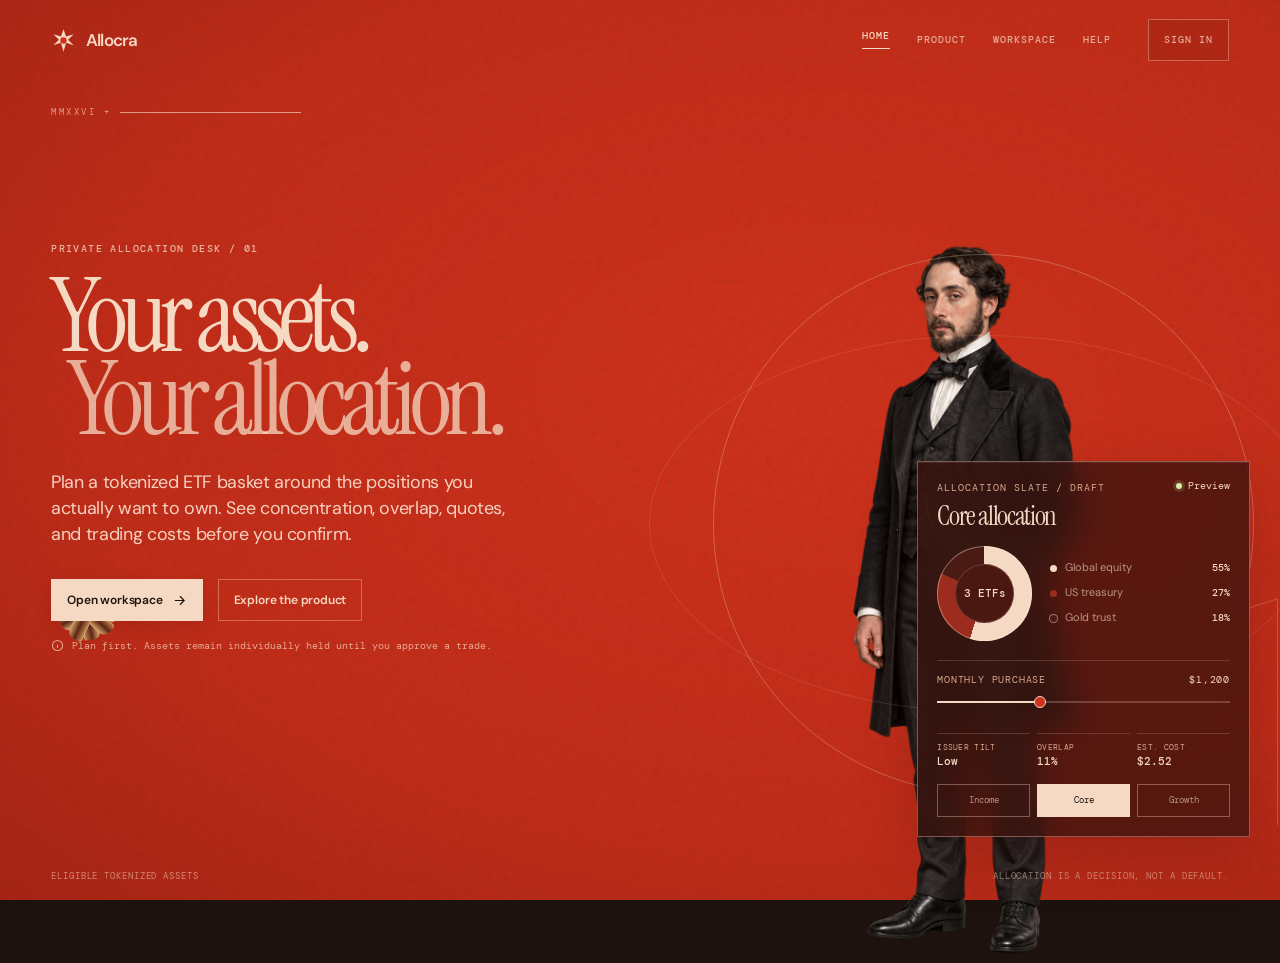
<file: index.html>
<!doctype html>
<html lang="en">
<head>
  <meta charset="utf-8">
  <meta name="viewport" content="width=device-width, initial-scale=1">
  <meta name="theme-color" content="#cf321c">
  <meta name="description" content="Allocra is a wallet-based planner for tokenized ETF allocations and recurring purchases.">
  <title>Allocra — Your assets. Your allocation.</title>
  <link rel="stylesheet" href="assets/site.css">
  <script src="assets/app.js" defer></script>
</head>
<body class="public-page">
  <header class="public-header">
    <a class="wordmark" href="index.html" aria-label="Allocra home"><svg viewBox="0 0 32 32" aria-hidden="true"><path fill="currentColor" d="M16 1.5 19.3 11l9.7-3.1-7.2 7.1 7.2 7.1-9.7-3.1L16 30.5 12.7 19 3 22.1l7.2-7.1L3 7.9 12.7 11z"/><circle cx="16" cy="16" r="4.1" fill="#cf321c"/></svg><span>Allocra</span></a>
    <nav class="public-nav" aria-label="Primary navigation"><a href="index.html" data-nav>Home</a><a href="product.html" data-nav>Product</a><a href="dashboard.html" data-nav>Workspace</a><a href="help.html" data-nav>Help</a><a class="top-action" href="signin.html">Sign in</a></nav>
    <button class="mobile-nav-toggle" id="mobile-public-toggle" type="button" aria-expanded="false" aria-controls="mobile-public-nav" aria-label="Open navigation"><svg viewBox="0 0 24 24" fill="none" stroke="currentColor" stroke-width="1.5" aria-hidden="true"><path d="M3 7.5h18M3 16.5h18"/></svg></button>
    <nav class="mobile-public-nav" id="mobile-public-nav" aria-label="Primary navigation" inert><a href="index.html" data-nav>Home</a><a href="product.html" data-nav>Product</a><a href="dashboard.html" data-nav>Workspace</a><a href="help.html" data-nav>Help</a><a href="signin.html">Sign in</a></nav>
  </header>
  <main class="home-hero">
    <div class="hero-line" aria-hidden="true">MMXXVI <span>+</span></div>
    <section class="hero-copy" aria-labelledby="hero-title">
      <p class="kicker">Private allocation desk / 01</p>
      <h1 id="hero-title">Your assets.<span>Your allocation.</span></h1>
      <p class="lede">Plan a tokenized ETF basket around the positions you actually want to own. See concentration, overlap, quotes, and trading costs before you confirm.</p>
      <div class="hero-actions"><a class="button button--light" href="dashboard.html">Open workspace <svg viewBox="0 0 16 16" fill="none" stroke="currentColor" stroke-width="1.25" aria-hidden="true"><path d="M3 8h9M8.5 3.5 13 8l-4.5 4.5"/></svg></a><a class="button button--ghost" href="product.html">Explore the product</a></div>
      <p class="hero-note"><svg viewBox="0 0 16 16" fill="none" stroke="currentColor" stroke-width="1.25" aria-hidden="true"><circle cx="8" cy="8" r="6.2"/><path d="M8 7v4M8 4.7v.2"/></svg>Plan first. Assets remain individually held until you approve a trade.</p>
    </section>
    <div class="hero-figure" aria-hidden="true"><div class="halo"></div><svg viewBox="0 0 650 790" xmlns="http://www.w3.org/2000/svg"><defs><linearGradient id="coat" x1="0" x2="1" y1="0" y2="1"><stop stop-color="#1d1714"/><stop offset=".52" stop-color="#34201a"/><stop offset="1" stop-color="#120d0b"/></linearGradient><linearGradient id="skin" x1=".1" x2=".85" y1="0" y2="1"><stop stop-color="#e3a581"/><stop offset=".65" stop-color="#945038"/><stop offset="1" stop-color="#4a211a"/></linearGradient></defs><path fill="#260d0a" d="M159 760 133 564q-4-83 82-110l89-17 106 14q86 28 91 117l-14 192z"/><path fill="url(#coat)" d="m178 762-27-183q-8-85 92-115l70-23 97 24q94 26 98 114l-15 183z"/><path fill="#f0cfb4" d="m273 439 42 16 45-18-8 73-39 28-36-27z"/><path fill="#11100f" d="m278 509 35 29 45-30 33 254H235z"/><path fill="#f4dfd0" d="m272 509 40 29-37 85-62-123zM358 509l-46 29 38 85 63-124z"/><path fill="url(#skin)" d="M244 168q22-92 87-93 79 5 88 106l-9 167q-29 90-94 90-76-9-94-93z"/><path fill="#261613" d="M232 207q-9-109 79-131 99-5 118 94l-40 10-31-69-18 50-69 23 6 69z"/><path fill="#21120e" d="M253 162q44-97 117-78 41 12 53 70l-27-22-12-37-17 28-45-20-16 34z"/><path fill="#1a1210" d="M295 248q14-13 31 0l-4 8-29 3zM350 247q14-13 31 0l-4 8-29 3z"/><path fill="#2c1714" d="M316 299h13l-5 22z"/><path fill="#5a271d" d="M297 355q29 17 58-2-5 26-30 27-22-3-28-25z"/><path fill="#d07759" opacity=".4" d="M245 301q20-23 40-5l-8 22-36 3zM356 294q28-16 48 18l-36 9z"/><path fill="#5d3222" d="M182 570q-76 41-110 102l-41 112h118l46-117zM439 569q75 39 109 101l41 114H471l-45-116z"/><path fill="url(#skin)" d="M102 629q-23 25-32 71l30 23 31-49zM548 625q25 29 32 74l-32 22-29-50z"/><path fill="none" stroke="#d9ab8c" opacity=".36" d="M171 441q143 53 318 2M191 615q121 62 276 0" stroke-width="2"/></svg><div class="architectural-line"></div></div>
    <div class="gold-mark" aria-hidden="true"><span></span><span></span><span></span><span></span><span></span></div>
    <aside class="hero-card" aria-label="Interactive allocation preview"><div class="card-topline"><p class="eyebrow">Allocation slate / draft</p><span class="status">Preview</span></div><h2 class="card-title" data-basket-title>Core allocation</h2><div class="allocation-summary"><div class="allocation-ring" data-allocation-ring><b>3 ETFs</b></div><div class="allocation-list"><div><i></i><span data-asset-name>Global equity</span><b data-allocation-output>55%</b></div><div><i></i><span data-asset-name>US treasury</span><b data-allocation-output>27%</b></div><div><i></i><span data-asset-name>Gold trust</span><b data-allocation-output>18%</b></div></div></div><div class="range-block"><div class="range-heading"><label for="home-monthly">Monthly purchase</label><output data-monthly-output for="home-monthly">$1,200</output></div><input id="home-monthly" data-monthly-input type="range" min="250" max="3000" step="50" value="1200" style="--fill:34.5%"></div><div class="mini-metrics"><div><span>Issuer tilt</span><b data-issuer-output>Low</b></div><div><span>Overlap</span><b data-overlap-output>11%</b></div><div><span>Est. cost</span><b data-cost-output>$2.52</b></div></div><div class="preset-set" aria-label="Allocation style"><button type="button" data-preset="income" aria-pressed="false">Income</button><button type="button" data-preset="core" aria-pressed="true">Core</button><button type="button" data-preset="growth" aria-pressed="false">Growth</button></div></aside>
    <div class="home-meta" aria-hidden="true"><span>Eligible tokenized assets</span><span>Allocation is a decision, not a default.</span></div>
  </main>
</body>
</html>
</file>
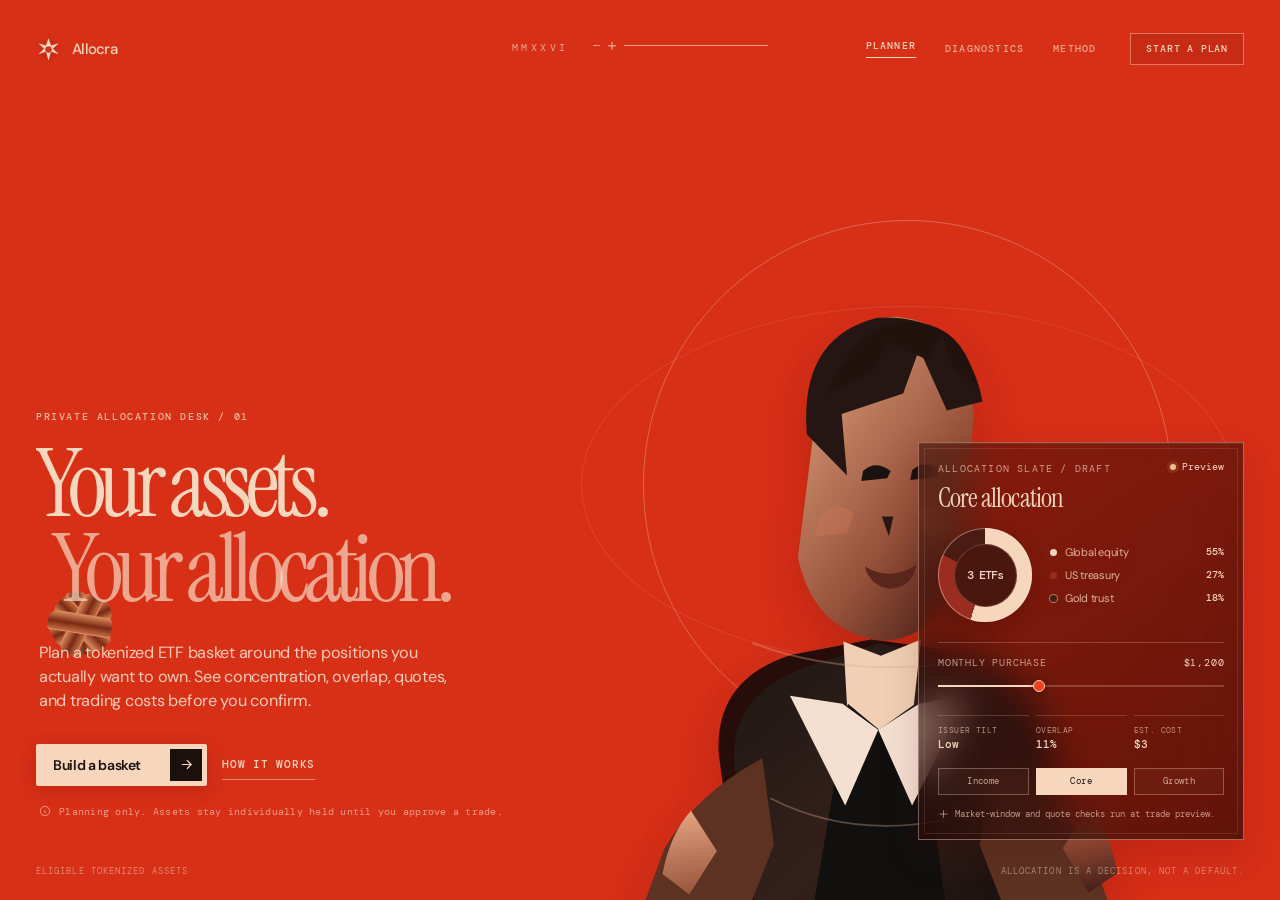
<file: allocra-vercel/index.html>
<!doctype html>
<html lang="en" class="motion-pending">
<head>
  <meta charset="utf-8">
  <meta name="viewport" content="width=device-width, initial-scale=1">
  <meta name="theme-color" content="#cf2d17">
  <meta name="description" content="Allocra helps you plan allocations across eligible tokenized assets before you place a trade.">
  <title>Allocra — Your assets. Your allocation.</title>
  <link rel="preconnect" href="https://fonts.googleapis.com">
  <link rel="preconnect" href="https://fonts.gstatic.com" crossorigin>
  <link href="https://fonts.googleapis.com/css2?family=DM+Mono:wght@400;500&family=DM+Sans:opsz,wght@9..40,400;9..40,500;9..40,600&family=Instrument+Serif:ital@0;1&display=swap" rel="stylesheet">
  <script>
    const revealPage = () => document.documentElement.classList.remove('motion-pending');
    window.addEventListener('DOMContentLoaded', () => {
      requestAnimationFrame(() => requestAnimationFrame(revealPage));
    }, { once: true });
    window.setTimeout(revealPage, 3200);
  </script>
  <style>
    :root {
      color-scheme: dark;
      --red: #d82f17;
      --red-bright: #f1411e;
      --ink: #1c100d;
      --ink-soft: #382019;
      --paper: #f6d6bd;
      --paper-dim: #dba891;
      --line: rgba(246, 214, 189, .36);
      --glass: rgba(45, 17, 12, .32);
      --ease: cubic-bezier(.22, 1, .36, 1);
      --sans: "DM Sans", Arial, sans-serif;
      --display: "Instrument Serif", Georgia, serif;
      --mono: "DM Mono", monospace;
    }

    * { box-sizing: border-box; }
    html { background: var(--red); }
    body { margin: 0; min-width: 320px; background: var(--red); color: var(--paper); font-family: var(--sans); overflow: hidden; }
    button { font: inherit; }
    button, a { -webkit-tap-highlight-color: transparent; }
    button:focus-visible, a:focus-visible, input:focus-visible { outline: 2px solid var(--paper); outline-offset: 4px; }

    .viewport { min-height: 100svh; isolation: isolate; overflow: hidden; position: relative; }
    .screen { min-height: 100svh; position: relative; overflow: hidden; background: var(--red); }
    .screen::before {
      content: ""; position: absolute; inset: 0; z-index: -2; opacity: .43; pointer-events: none;
      background-image: url("data:image/svg+xml,%3Csvg viewBox='0 0 240 240' xmlns='http://www.w3.org/2000/svg'%3E%3Cfilter id='n'%3E%3CfeTurbulence type='fractalNoise' baseFrequency='.82' numOctaves='4' stitchTiles='stitch'/%3E%3C/filter%3E%3Crect width='100%25' height='100%25' filter='url(%23n)' opacity='.42'/%3E%3C/svg%3E");
      mix-blend-mode: multiply;
    }
    .screen::after { content: ""; position: absolute; inset: 0; z-index: -1; pointer-events: none; background: radial-gradient(ellipse at 67% 43%, transparent 0 26%, rgba(89, 8, 3, .14) 64%, rgba(54, 4, 2, .35) 100%); }
    .shell { width: min(100% - 72px, 1430px); margin: 0 auto; }

    .topline { position: absolute; inset: 35px auto auto calc(50% - 128px); z-index: 5; display: flex; align-items: flex-start; width: 256px; color: var(--paper); }
    .season { font: 10px/1 var(--mono); letter-spacing: .34em; padding-top: 8px; opacity: .72; }
    .rule { display: flex; align-items: center; flex: 1; max-width: 230px; margin: 10px 0 0 25px; color: rgba(246, 214, 189, .68); }
    .rule::before, .rule::after { content: ""; height: 1px; background: currentColor; }
    .rule::before { width: 7px; }
    .rule::after { flex: 1; margin-left: 7px; }
    .rule b { font-size: 18px; font-weight: 400; line-height: 0; margin-left: 7px; transform: translateY(-1px); }

    .site-header { position: absolute; inset: 28px 36px auto; z-index: 4; display: flex; justify-content: flex-end; align-items: center; min-height: 42px; }
    .brand { color: var(--paper); display: inline-flex; align-items: center; gap: 11px; text-decoration: none; margin-right: auto; font: 500 15px/1 var(--sans); letter-spacing: -.05em; }
    .brand-mark { width: 25px; height: 25px; color: var(--paper); filter: drop-shadow(0 1px 2px rgba(58, 4, 0, .24)); }
    .brand-mark path { transform-origin: 50% 50%; }
    .desktop-nav { display: flex; gap: 29px; align-items: center; }
    .nav-button { appearance: none; background: none; border: 0; padding: 7px 0; color: rgba(246, 214, 189, .73); cursor: pointer; font: 500 10px/1 var(--mono); letter-spacing: .12em; text-transform: uppercase; transition: color 180ms ease, opacity 180ms ease; }
    .nav-button:hover { color: var(--paper); }
    .nav-button:first-child { color: var(--paper); }
    .nav-button:first-child::after { content: ""; display: block; width: 100%; height: 1px; margin-top: 6px; background: currentColor; }
    .header-action { margin-left: 34px; border: 1px solid rgba(246,214,189,.45); color: var(--paper); background: rgba(65, 9, 5, .11); padding: 10px 15px; cursor: pointer; font: 500 10px/1 var(--mono); letter-spacing: .08em; text-transform: uppercase; transition: background 180ms ease, transform 180ms var(--ease); }
    .header-action:hover { background: rgba(246,214,189,.13); transform: translateY(-2px); }
    .menu-toggle { display: none; }

    .hero-copy { position: absolute; z-index: 2; left: max(36px, calc((100vw - 1430px) / 2)); bottom: clamp(52px, 9.1vh, 94px); max-width: 650px; }
    .hero-kicker { margin: 0 0 22px; color: rgba(246,214,189,.83); font: 500 10px/1.5 var(--mono); text-transform: uppercase; letter-spacing: .16em; }
    .hero-title { margin: 0; max-width: 630px; font: 400 clamp(68px, 7.35vw, 123px)/.82 var(--display); letter-spacing: -.068em; }
    .line { display: block; overflow: hidden; padding-bottom: .08em; }
    .line:last-child { color: rgba(246,214,189,.72); padding-left: .18em; }
    .line-reveal { display: block; }
    .hero-description { margin: 26px 0 0 3px; max-width: 420px; color: rgba(255,229,210,.86); font-size: clamp(15px, 1.27vw, 18px); line-height: 1.46; letter-spacing: -.016em; }
    .hero-actions { display: flex; gap: 15px; align-items: center; margin-top: 31px; }
    .primary-cta, .secondary-cta { border: 0; cursor: pointer; }
    .primary-cta { min-width: 171px; display: flex; justify-content: space-between; align-items: center; padding: 5px 5px 5px 17px; border-radius: 2px; color: var(--ink); background: var(--paper); font-weight: 600; font-size: 14px; letter-spacing: -.025em; box-shadow: 0 4px 18px rgba(85, 8, 2, .2); transition: transform 220ms var(--ease), background 180ms ease; }
    .primary-cta:hover { transform: translateY(-3px); background: #fff0e3; }
    .cta-arrow { display: grid; place-items: center; width: 32px; height: 32px; background: var(--ink); color: var(--paper); }
    .cta-arrow svg { width: 15px; height: 15px; }
    .secondary-cta { color: var(--paper); background: transparent; padding: 9px 0; border-bottom: 1px solid rgba(246,214,189,.55); font: 500 11px/1 var(--mono); letter-spacing: .07em; text-transform: uppercase; transition: border-color 180ms ease, transform 180ms var(--ease); }
    .secondary-cta:hover { border-color: var(--paper); transform: translateY(-2px); }
    .legal-note { display: flex; align-items: center; gap: 8px; margin: 19px 0 0 3px; color: rgba(246,214,189,.67); font: 10px/1.35 var(--mono); letter-spacing: .025em; }
    .legal-note svg { width: 12px; height: 12px; flex: none; }

    .editorial-portrait { position: absolute; z-index: 0; right: clamp(14px, 7vw, 140px); bottom: -6vh; width: min(47vw, 695px); aspect-ratio: .82; pointer-events: none; }
    .portrait-halo { position: absolute; width: 88%; aspect-ratio: 1; right: 3%; top: 0; border: 1px solid rgba(246,214,189,.32); border-radius: 50%; }
    .portrait-halo::before { content: ""; position: absolute; inset: 16% -12%; border: 1px solid rgba(246,214,189,.12); border-radius: 50%; }
    .portrait { position: absolute; inset: 4% 0 0; overflow: hidden; }
    .portrait svg { width: 100%; height: 100%; overflow: visible; filter: drop-shadow(0 22px 24px rgba(83, 5, 1, .21)); }
    .capital-line { position: absolute; right: -2%; bottom: 15%; width: 32%; height: 30%; border-right: 1px solid rgba(246,214,189,.22); border-top: 1px solid rgba(246,214,189,.22); transform: skewY(-18deg); }
    .capital-line::after { content: ""; position: absolute; right: -42px; bottom: -1px; width: 42px; border-bottom: 1px solid rgba(246,214,189,.22); }

    .planner-card { position: absolute; z-index: 3; right: max(36px, calc((100vw - 1430px) / 2)); bottom: clamp(34px, 6.7vh, 75px); width: clamp(277px, 25.5vw, 370px); padding: 19px; color: var(--paper); border: 1px solid rgba(246,214,189,.42); background: linear-gradient(145deg, rgba(62, 17, 10, .56), rgba(35, 8, 6, .68)); box-shadow: inset 0 1px 0 rgba(255,240,228,.08), 0 16px 35px rgba(81,6,1,.17); backdrop-filter: blur(18px) saturate(112%); -webkit-backdrop-filter: blur(18px) saturate(112%); }
    .planner-card::before { content: ""; position: absolute; inset: 5px; pointer-events: none; border: 1px solid rgba(246,214,189,.12); }
    .planner-topline { position: relative; display: flex; align-items: flex-start; justify-content: space-between; }
    .card-eyebrow { margin: 0; color: rgba(246,214,189,.7); font: 10px/1.4 var(--mono); text-transform: uppercase; letter-spacing: .12em; }
    .card-status { display: inline-flex; align-items: center; gap: 6px; font: 10px/1 var(--mono); color: #ffd8c3; }
    .card-status::before { content: ""; width: 6px; height: 6px; background: #f1bf8f; border-radius: 50%; box-shadow: 0 0 0 3px rgba(241,191,143,.14); }
    .card-title { position: relative; margin: 8px 0 17px; font: 400 27px/1 var(--display); letter-spacing: -.035em; }
    .card-body { position: relative; display: grid; grid-template-columns: 95px 1fr; gap: 17px; align-items: center; }
    .allocation-ring { --a: 55%; --b: 27%; --c: 18%; width: 94px; aspect-ratio: 1; display: grid; place-items: center; border-radius: 50%; background: conic-gradient(var(--paper) 0 var(--a), #9a2d1f var(--a) calc(var(--a) + var(--b)), #4a1b13 calc(var(--a) + var(--b)) 100%); box-shadow: inset 0 0 0 1px rgba(255,234,216,.42), 0 8px 18px rgba(38,4,1,.18); transition: background 500ms var(--ease); }
    .allocation-ring::after { content: ""; width: 63px; aspect-ratio: 1; border-radius: 50%; background: #4a170f; box-shadow: inset 0 0 0 1px rgba(246,214,189,.21); }
    .ring-value { position: absolute; z-index: 1; font: 500 12px/1 var(--mono); letter-spacing: -.08em; }
    .basket-list { display: grid; gap: 9px; }
    .basket-row { display: grid; grid-template-columns: 8px 1fr auto; align-items: center; gap: 7px; font-size: 11px; }
    .basket-row i { display: block; width: 7px; height: 7px; border-radius: 50%; background: var(--paper); }
    .basket-row:nth-child(2) i { background: #9a2d1f; }
    .basket-row:nth-child(3) i { background: #4a1b13; box-shadow: 0 0 0 1px rgba(246,214,189,.5); }
    .basket-row span { color: rgba(246,214,189,.81); letter-spacing: -.025em; }
    .basket-row b { color: var(--paper); font: 500 10px/1 var(--mono); }
    .purchase-control { position: relative; margin-top: 20px; padding-top: 15px; border-top: 1px solid rgba(246,214,189,.23); }
    .control-row { display: flex; align-items: baseline; justify-content: space-between; }
    .control-row label, .control-row output { font: 10px/1 var(--mono); text-transform: uppercase; letter-spacing: .08em; }
    .control-row label { color: rgba(246,214,189,.7); }
    .control-row output { color: var(--paper); }
    input[type="range"] { appearance: none; width: 100%; height: 18px; margin: 9px 0 2px; background: transparent; cursor: pointer; }
    input[type="range"]::-webkit-slider-runnable-track { height: 2px; background: linear-gradient(90deg, var(--paper) 0 var(--range-fill, 42%), rgba(246,214,189,.24) var(--range-fill, 42%) 100%); }
    input[type="range"]::-moz-range-track { height: 2px; background: linear-gradient(90deg, var(--paper) 0 var(--range-fill, 42%), rgba(246,214,189,.24) var(--range-fill, 42%) 100%); }
    input[type="range"]::-webkit-slider-thumb { appearance: none; width: 12px; height: 12px; margin-top: -5px; border: 1px solid var(--paper); border-radius: 50%; background: var(--red-bright); box-shadow: 0 1px 5px rgba(47,2,0,.43); }
    input[type="range"]::-moz-range-thumb { width: 11px; height: 11px; border: 1px solid var(--paper); border-radius: 50%; background: var(--red-bright); box-shadow: 0 1px 5px rgba(47,2,0,.43); }
    .card-stats { position: relative; display: grid; grid-template-columns: repeat(3, 1fr); gap: 7px; margin-top: 15px; }
    .stat { padding-top: 9px; border-top: 1px solid rgba(246,214,189,.2); }
    .stat span { display: block; color: rgba(246,214,189,.64); font: 8px/1.25 var(--mono); letter-spacing: .05em; text-transform: uppercase; }
    .stat strong { display: block; margin-top: 4px; font: 500 11px/1 var(--mono); color: var(--paper); }
    .preset-row { position: relative; display: flex; gap: 7px; margin-top: 18px; }
    .preset { flex: 1; border: 1px solid rgba(246,214,189,.32); background: rgba(246,214,189,.03); color: rgba(246,214,189,.76); padding: 8px 5px; cursor: pointer; font: 9px/1 var(--mono); letter-spacing: .04em; transition: background 180ms ease, color 180ms ease, border-color 180ms ease; }
    .preset:hover, .preset[aria-pressed="true"] { color: var(--ink); border-color: var(--paper); background: var(--paper); }
    .card-footnote { position: relative; display: flex; gap: 6px; margin: 13px 0 0; color: rgba(246,214,189,.68); font: 9px/1.35 var(--mono); }
    .card-footnote svg { width: 11px; flex: none; }

    .lower-meta { position: absolute; left: 36px; right: 36px; bottom: 24px; z-index: 2; display: flex; justify-content: space-between; color: rgba(246,214,189,.52); font: 9px/1 var(--mono); text-transform: uppercase; letter-spacing: .12em; pointer-events: none; }
    .mark-constellation { position: absolute; z-index: 1; bottom: 26%; left: 3%; width: 85px; height: 85px; opacity: .65; transform: rotate(-9deg); }
    .mark-constellation span { position: absolute; display: block; width: 20px; height: 64px; left: 33px; top: 10px; background: linear-gradient(90deg, #c79a61, #4a2814 47%, #e6c287); border-radius: 3px 9px 6px 2px; transform-origin: 10px 33px; box-shadow: inset 1px 0 rgba(255,231,190,.55); }
    .mark-constellation span:nth-child(2) { transform: rotate(72deg); }
    .mark-constellation span:nth-child(3) { transform: rotate(144deg); }
    .mark-constellation span:nth-child(4) { transform: rotate(216deg); }
    .mark-constellation span:nth-child(5) { transform: rotate(288deg); }

    dialog { width: min(480px, calc(100vw - 36px)); margin: auto; padding: 0; color: var(--paper); border: 1px solid rgba(246,214,189,.53); background: #42150e; box-shadow: 0 26px 70px rgba(32,2,0,.5); }
    dialog::backdrop { background: rgba(52, 4, 1, .66); backdrop-filter: blur(4px); }
    .dialog-inner { padding: 29px; background-image: url("data:image/svg+xml,%3Csvg viewBox='0 0 200 200' xmlns='http://www.w3.org/2000/svg'%3E%3Cfilter id='n'%3E%3CfeTurbulence type='fractalNoise' baseFrequency='.8' numOctaves='3'/%3E%3C/filter%3E%3Crect width='100%25' height='100%25' filter='url(%23n)' opacity='.12'/%3E%3C/svg%3E"); }
    .dialog-label { margin: 0 0 12px; color: var(--paper-dim); font: 10px/1 var(--mono); letter-spacing: .13em; text-transform: uppercase; }
    .dialog-inner h2 { margin: 0; font: 400 41px/.93 var(--display); letter-spacing: -.045em; }
    .dialog-inner p { color: rgba(246,214,189,.78); line-height: 1.45; }
    .dialog-metrics { display: grid; grid-template-columns: repeat(3, 1fr); gap: 1px; margin: 23px 0; background: rgba(246,214,189,.2); border: 1px solid rgba(246,214,189,.2); }
    .dialog-metrics div { padding: 13px; background: rgba(68,18,11,.78); }
    .dialog-metrics span { display: block; color: rgba(246,214,189,.62); font: 9px/1.2 var(--mono); text-transform: uppercase; }
    .dialog-metrics b { display: block; margin-top: 7px; font: 500 13px/1 var(--mono); }
    .dialog-actions { display: flex; justify-content: flex-end; gap: 10px; margin-top: 24px; }
    .dialog-actions button { padding: 11px 13px; cursor: pointer; border: 1px solid rgba(246,214,189,.43); color: var(--paper); background: transparent; font: 10px/1 var(--mono); text-transform: uppercase; letter-spacing: .09em; }
    .dialog-actions button:last-child { color: var(--ink); border-color: var(--paper); background: var(--paper); }

    .motion-pending .brand, .motion-pending .desktop-nav, .motion-pending .header-action, .motion-pending .hero-kicker, .motion-pending .hero-description, .motion-pending .hero-actions, .motion-pending .legal-note, .motion-pending .planner-card, .motion-pending .lower-meta { opacity: 0; }
    .motion-pending .line-reveal { transform: translate3d(0,110%,0) skewY(3deg); }
    .motion-pending .hero-description, .motion-pending .hero-actions { transform: translateY(13px); }
    .motion-pending .planner-card { transform: translateY(18px) scale(.97); }
    html:not(.motion-pending) .brand { animation: enter-up 600ms var(--ease) both 60ms; }
    html:not(.motion-pending) .desktop-nav { animation: enter-up 620ms var(--ease) both 150ms; }
    html:not(.motion-pending) .header-action { animation: enter-up 620ms var(--ease) both 210ms; }
    html:not(.motion-pending) .hero-kicker { animation: enter-up 560ms var(--ease) both 280ms; }
    html:not(.motion-pending) .line:first-child .line-reveal { animation: enter-line 840ms var(--ease) both 360ms; }
    html:not(.motion-pending) .line:last-child .line-reveal { animation: enter-line 900ms var(--ease) both 470ms; }
    html:not(.motion-pending) .hero-description { animation: enter-up 620ms var(--ease) both 720ms; }
    html:not(.motion-pending) .hero-actions { animation: enter-up 600ms var(--ease) both 850ms; }
    html:not(.motion-pending) .legal-note { animation: enter-up 620ms var(--ease) both 930ms; }
    html:not(.motion-pending) .planner-card { animation: enter-card 900ms var(--ease) both 700ms; }
    html:not(.motion-pending) .lower-meta { animation: enter-up 600ms var(--ease) both 1080ms; }
    html:not(.motion-pending) .mark-constellation { animation: slow-turn 24s linear infinite; }
    @keyframes enter-up { from { opacity: 0; transform: translateY(9px); } to { opacity: 1; transform: none; } }
    @keyframes enter-line { from { transform: translate3d(0,110%,0) skewY(3deg); } to { transform: none; } }
    @keyframes enter-card { from { opacity: 0; transform: translateY(18px) scale(.97); } to { opacity: 1; transform: none; } }
    @keyframes slow-turn { to { transform: rotate(351deg); } }

    @media (max-width: 960px) {
      .editorial-portrait { right: -30px; width: min(61vw, 575px); opacity: .79; }
      .planner-card { right: 28px; }
      .hero-copy { left: 34px; max-width: 540px; }
      .hero-title { font-size: clamp(64px, 9.3vw, 95px); }
      .desktop-nav { display: none; }
      .menu-toggle { display: grid; place-items: center; width: 42px; height: 42px; margin-left: 16px; border: 1px solid rgba(246,214,189,.45); color: var(--paper); background: rgba(65,9,5,.2); cursor: pointer; }
      .menu-toggle svg { width: 18px; }
      .mobile-menu { position: absolute; z-index: 7; top: 82px; right: 28px; display: grid; min-width: 215px; padding: 8px; opacity: 0; visibility: hidden; transform: translateY(-8px) scale(.98); border: 1px solid rgba(246,214,189,.36); background: rgba(65,12,7,.78); box-shadow: 0 13px 30px rgba(69,4,1,.23); backdrop-filter: blur(16px); -webkit-backdrop-filter: blur(16px); transition: opacity 180ms ease, transform 180ms var(--ease), visibility 180ms; }
      .mobile-menu.open { opacity: 1; visibility: visible; transform: none; }
      .mobile-menu button { padding: 13px 10px; border: 0; background: none; color: var(--paper); text-align: left; cursor: pointer; font: 10px/1 var(--mono); letter-spacing: .1em; text-transform: uppercase; }
      .mobile-menu button:hover { background: rgba(246,214,189,.1); }
    }
    @media (min-width: 961px) { .mobile-menu { display: none; } }
    @media (max-width: 670px) {
      body { overflow: auto; }
      .viewport, .screen { min-height: 100svh; overflow: hidden; }
      .topline { inset: 20px auto auto 50%; width: 124px; transform: translateX(-50%); }
      .season { font-size: 8px; }
      .rule { max-width: 120px; margin-left: 13px; }
      .site-header { inset: 14px 18px auto; }
      .brand { font-size: 14px; }
      .brand-mark { width: 23px; height: 23px; }
      .header-action { display: none; }
      .menu-toggle { margin-left: 0; }
      .mobile-menu { top: 64px; right: 18px; }
      .hero-copy { left: 22px; right: 22px; bottom: 33px; max-width: none; }
      .hero-kicker { margin-bottom: 13px; font-size: 8px; }
      .hero-title { max-width: 340px; font-size: clamp(54px, 17.2vw, 76px); line-height: .84; }
      .line:last-child { padding-left: .06em; }
      .hero-description { margin-top: 18px; max-width: 306px; font-size: 14px; }
      .hero-actions { margin-top: 22px; }
      .primary-cta { min-width: 153px; font-size: 13px; }
      .secondary-cta { font-size: 9px; }
      .legal-note { max-width: 255px; font-size: 8px; }
      .editorial-portrait { right: -69px; top: 74px; bottom: auto; width: 438px; opacity: .61; }
      .planner-card { right: 18px; top: 150px; bottom: auto; width: min(245px, calc(100vw - 36px)); padding: 14px; transform: scale(.88); transform-origin: top right; }
      .card-title { font-size: 24px; margin-bottom: 12px; }
      .card-body { grid-template-columns: 78px 1fr; gap: 11px; }
      .allocation-ring { width: 76px; }
      .allocation-ring::after { width: 51px; }
      .ring-value { font-size: 10px; }
      .purchase-control { margin-top: 12px; padding-top: 11px; }
      .preset-row { margin-top: 12px; }
      .card-footnote { display: none; }
      .mark-constellation { left: auto; right: 26px; top: 82px; bottom: auto; transform: scale(.55); transform-origin: top right; opacity: .36; }
      .lower-meta { left: 18px; right: 18px; bottom: 15px; font-size: 7px; }
    }
    @media (max-height: 660px) and (min-width: 671px) { .planner-card { transform: scale(.86); transform-origin: bottom right; } .hero-title { font-size: clamp(58px, 7vw, 90px); } .hero-description { margin-top: 17px; } .hero-actions { margin-top: 20px; } }
    @media (prefers-reduced-motion: reduce) { *, *::before, *::after { animation-duration: .01ms !important; animation-iteration-count: 1 !important; transition-duration: .01ms !important; scroll-behavior: auto !important; } .motion-pending * { opacity: 1 !important; transform: none !important; } }
  </style>
</head>
<body>
  <main class="viewport">
    <section class="screen" aria-labelledby="page-title">
      <div class="topline" aria-hidden="true"><span class="season">MMXXVI</span><span class="rule"><b>+</b></span></div>
      <header class="site-header">
        <a class="brand" href="#home" aria-label="Allocra home">
          <svg class="brand-mark" viewBox="0 0 32 32" aria-hidden="true"><path fill="currentColor" d="M16 1.5 19.3 11l9.7-3.1-7.2 7.1 7.2 7.1-9.7-3.1L16 30.5 12.7 19 3 22.1l7.2-7.1L3 7.9 12.7 11z"/><circle cx="16" cy="16" r="4.1" fill="#d82f17"/></svg>
          <span>Allocra</span>
        </a>
        <nav class="desktop-nav" aria-label="Allocra information">
          <button class="nav-button" type="button" data-dialog="planner-dialog">Planner</button>
          <button class="nav-button" type="button" data-dialog="diagnostics-dialog">Diagnostics</button>
          <button class="nav-button" type="button" data-dialog="method-dialog">Method</button>
        </nav>
        <button class="header-action" type="button" data-dialog="planner-dialog">Start a plan</button>
        <button class="menu-toggle" id="menu-toggle" type="button" aria-expanded="false" aria-controls="mobile-menu" aria-label="Open menu"><svg viewBox="0 0 24 24" fill="none" stroke="currentColor" stroke-width="1.5" aria-hidden="true"><path d="M3 7.5h18M3 16.5h18"/></svg></button>
      </header>

      <nav class="mobile-menu" id="mobile-menu" aria-label="Allocra information" inert>
        <button type="button" data-dialog="planner-dialog">Planner</button>
        <button type="button" data-dialog="diagnostics-dialog">Diagnostics</button>
        <button type="button" data-dialog="method-dialog">Method</button>
      </nav>

      <div class="editorial-portrait" aria-hidden="true">
        <div class="portrait-halo"></div>
        <div class="portrait">
          <svg viewBox="0 0 650 790" xmlns="http://www.w3.org/2000/svg">
            <defs>
              <linearGradient id="coat" x1="0" x2="1" y1="0" y2="1"><stop stop-color="#1d1714"/><stop offset=".52" stop-color="#34201a"/><stop offset="1" stop-color="#120d0b"/></linearGradient>
              <linearGradient id="skin" x1=".1" x2=".85" y1="0" y2="1"><stop stop-color="#e3a581"/><stop offset=".65" stop-color="#945038"/><stop offset="1" stop-color="#4a211a"/></linearGradient>
            </defs>
            <path fill="#260d0a" d="M159 760 133 564q-4-83 82-110l89-17 106 14q86 28 91 117l-14 192z"/>
            <path fill="url(#coat)" d="m178 762-27-183q-8-85 92-115l70-23 97 24q94 26 98 114l-15 183z"/>
            <path fill="#f0cfb4" d="m273 439 42 16 45-18-8 73-39 28-36-27z"/>
            <path fill="#11100f" d="m278 509 35 29 45-30 33 254H235z"/>
            <path fill="#f4dfd0" d="m272 509 40 29-37 85-62-123zM358 509l-46 29 38 85 63-124z"/>
            <path fill="url(#skin)" d="M244 168q22-92 87-93 79 5 88 106l-9 167q-29 90-94 90-76-9-94-93z"/>
            <path fill="#261613" d="M232 207q-9-109 79-131 99-5 118 94l-40 10-31-69-18 50-69 23 6 69z"/>
            <path fill="#21120e" d="M253 162q44-97 117-78 41 12 53 70l-27-22-12-37-17 28-45-20-16 34z"/>
            <path fill="#1a1210" d="M295 248q14-13 31 0l-4 8-29 3zM350 247q14-13 31 0l-4 8-29 3z"/>
            <path fill="#2c1714" d="M316 299h13l-5 22z"/>
            <path fill="#5a271d" d="M297 355q29 17 58-2-5 26-30 27-22-3-28-25z"/>
            <path fill="#d07759" opacity=".4" d="M245 301q20-23 40-5l-8 22-36 3zM356 294q28-16 48 18l-36 9z"/>
            <path fill="#5d3222" d="M182 570q-76 41-110 102l-41 112h118l46-117zM439 569q75 39 109 101l41 114H471l-45-116z"/>
            <path fill="url(#skin)" d="M102 629q-23 25-32 71l30 23 31-49zM548 625q25 29 32 74l-32 22-29-50z"/>
            <path fill="none" stroke="#d9ab8c" opacity=".36" d="M171 441q143 53 318 2M191 615q121 62 276 0" stroke-width="2"/>
          </svg>
        </div>
        <div class="capital-line"></div>
      </div>

      <div class="mark-constellation" aria-hidden="true"><span></span><span></span><span></span><span></span><span></span></div>

      <section class="hero-copy" id="home">
        <p class="hero-kicker">Private allocation desk / 01</p>
        <h1 class="hero-title" id="page-title"><span class="line"><span class="line-reveal">Your assets.</span></span><span class="line"><span class="line-reveal">Your allocation.</span></span></h1>
        <p class="hero-description">Plan a tokenized ETF basket around the positions you actually want to own. See concentration, overlap, quotes, and trading costs before you confirm.</p>
        <div class="hero-actions">
          <button class="primary-cta" type="button" data-dialog="planner-dialog"><span>Build a basket</span><span class="cta-arrow"><svg viewBox="0 0 16 16" fill="none" stroke="currentColor" stroke-width="1.25" aria-hidden="true"><path d="M3 8h9M8.5 3.5 13 8l-4.5 4.5"/></svg></span></button>
          <button class="secondary-cta" type="button" data-dialog="method-dialog">How it works</button>
        </div>
        <p class="legal-note"><svg viewBox="0 0 16 16" fill="none" stroke="currentColor" stroke-width="1.25" aria-hidden="true"><circle cx="8" cy="8" r="6.2"/><path d="M8 7v4M8 4.7v.2"/></svg>Planning only. Assets stay individually held until you approve a trade.</p>
      </section>

      <aside class="planner-card" aria-label="Interactive allocation preview">
        <div class="planner-topline"><p class="card-eyebrow">Allocation slate / draft</p><span class="card-status">Preview</span></div>
        <h2 class="card-title" id="basket-name">Core allocation</h2>
        <div class="card-body">
          <div class="allocation-ring" id="allocation-ring"><span class="ring-value" id="ring-value">3 ETFs</span></div>
          <div class="basket-list">
            <div class="basket-row"><i></i><span id="asset-one">Global equity</span><b id="allocation-one">55%</b></div>
            <div class="basket-row"><i></i><span id="asset-two">US treasury</span><b id="allocation-two">27%</b></div>
            <div class="basket-row"><i></i><span id="asset-three">Gold trust</span><b id="allocation-three">18%</b></div>
          </div>
        </div>
        <div class="purchase-control">
          <div class="control-row"><label for="monthly-purchase">Monthly purchase</label><output id="monthly-output" for="monthly-purchase">$1,200</output></div>
          <input id="monthly-purchase" type="range" min="250" max="3000" step="50" value="1200" aria-describedby="purchase-description" style="--range-fill:34.5%">
          <span id="purchase-description" hidden>Set the amount used for the sample allocation preview.</span>
        </div>
        <div class="card-stats">
          <div class="stat"><span>Issuer tilt</span><strong id="issuer-tilt">Low</strong></div>
          <div class="stat"><span>Overlap</span><strong id="overlap">11%</strong></div>
          <div class="stat"><span>Est. cost</span><strong id="estimated-cost">$2.52</strong></div>
        </div>
        <div class="preset-row" aria-label="Allocation style">
          <button class="preset" type="button" data-preset="income" aria-pressed="false">Income</button>
          <button class="preset" type="button" data-preset="core" aria-pressed="true">Core</button>
          <button class="preset" type="button" data-preset="growth" aria-pressed="false">Growth</button>
        </div>
        <p class="card-footnote"><svg viewBox="0 0 16 16" fill="none" stroke="currentColor" stroke-width="1.2" aria-hidden="true"><path d="M2.5 8h11M8 2.5v11"/></svg>Market-window and quote checks run at trade preview.</p>
      </aside>
      <div class="lower-meta" aria-hidden="true"><span>Eligible tokenized assets</span><span>Allocation is a decision, not a default.</span></div>
    </section>
  </main>

  <dialog id="planner-dialog" aria-labelledby="planner-heading">
    <div class="dialog-inner"><p class="dialog-label">Plan preview</p><h2 id="planner-heading">Your next purchase, in context.</h2><p id="planner-copy">A $1,200 monthly draft split across three individually held ETFs.</p><div class="dialog-metrics"><div><span>Contribution</span><b id="dialog-amount">$1,200</b></div><div><span>Est. costs</span><b id="dialog-cost">$2.52</b></div><div><span>Market window</span><b>Check first</b></div></div><p>Allocra compares available quotes and checks market windows before any trade preview. You review every order before it is submitted.</p><form method="dialog" class="dialog-actions"><button value="close">Close</button><button value="continue">Keep planning</button></form></div>
  </dialog>
  <dialog id="diagnostics-dialog" aria-labelledby="diagnostics-heading">
    <div class="dialog-inner"><p class="dialog-label">Allocation diagnostics</p><h2 id="diagnostics-heading">See what a percentage hides.</h2><p>Each basket surfaces issuer concentration, holding overlap, estimated trading costs, and market-window context before you decide to buy or rebalance.</p><div class="dialog-metrics"><div><span>Overlap</span><b id="diagnostics-overlap">11%</b></div><div><span>Issuer tilt</span><b id="diagnostics-issuer">Low</b></div><div><span>Quotes</span><b>Compare</b></div></div><form method="dialog" class="dialog-actions"><button value="close">Close</button></form></div>
  </dialog>
  <dialog id="method-dialog" aria-labelledby="method-heading">
    <div class="dialog-inner"><p class="dialog-label">The Allocra method</p><h2 id="method-heading">Plan first. Confirm each trade.</h2><p>Build a personal basket across eligible tokenized assets, set a recurring purchase plan, and inspect the practical costs of executing it. Assets remain individually held.</p><p>Automation and independent rebalance operators are later possibilities that require legal review. Any token role would not grant ownership of users’ ETFs.</p><form method="dialog" class="dialog-actions"><button value="close">Close</button></form></div>
  </dialog>

  <script>
    const amount = document.querySelector('#monthly-purchase');
    const amountOutput = document.querySelector('#monthly-output');
    const dialogAmount = document.querySelector('#dialog-amount');
    const cost = document.querySelector('#estimated-cost');
    const dialogCost = document.querySelector('#dialog-cost');
    const ring = document.querySelector('#allocation-ring');
    const basketName = document.querySelector('#basket-name');
    const allocations = [document.querySelector('#allocation-one'), document.querySelector('#allocation-two'), document.querySelector('#allocation-three')];
    const assetNames = [document.querySelector('#asset-one'), document.querySelector('#asset-two'), document.querySelector('#asset-three')];
    const overlap = document.querySelector('#overlap');
    const diagnosticsOverlap = document.querySelector('#diagnostics-overlap');
    const issuerTilt = document.querySelector('#issuer-tilt');
    const diagnosticsIssuer = document.querySelector('#diagnostics-issuer');
    const plannerCopy = document.querySelector('#planner-copy');
    const presets = {
      income: { name: 'Income allocation', assets: ['Dividend equity', 'US treasury', 'Real estate'], values: [35, 46, 19], overlap: '8%', issuer: 'Low', fee: .0018 },
      core: { name: 'Core allocation', assets: ['Global equity', 'US treasury', 'Gold trust'], values: [55, 27, 18], overlap: '11%', issuer: 'Low', fee: .0021 },
      growth: { name: 'Growth allocation', assets: ['US technology', 'Global equity', 'Gold trust'], values: [62, 27, 11], overlap: '28%', issuer: 'Elevated', fee: .0026 }
    };
    let selectedPreset = 'core';
    const currency = value => new Intl.NumberFormat('en-US', { style: 'currency', currency: 'USD', maximumFractionDigits: 0 }).format(value);
    const updateAmount = () => {
      const value = Number(amount.value);
      const fill = ((value - Number(amount.min)) / (Number(amount.max) - Number(amount.min))) * 100;
      const estimated = Math.max(1.05, value * presets[selectedPreset].fee);
      amount.style.setProperty('--range-fill', `${fill}%`);
      amountOutput.textContent = currency(value);
      dialogAmount.textContent = currency(value);
      cost.textContent = currency(estimated);
      dialogCost.textContent = currency(estimated);
      plannerCopy.textContent = `A ${currency(value)} monthly draft split across three individually held ETFs.`;
    };
    const updatePreset = presetKey => {
      const preset = presets[presetKey];
      selectedPreset = presetKey;
      basketName.textContent = preset.name;
      preset.assets.forEach((asset, index) => { assetNames[index].textContent = asset; allocations[index].textContent = `${preset.values[index]}%`; });
      ring.style.setProperty('--a', `${preset.values[0]}%`);
      ring.style.setProperty('--b', `${preset.values[1]}%`);
      ring.style.setProperty('--c', `${preset.values[2]}%`);
      overlap.textContent = preset.overlap;
      diagnosticsOverlap.textContent = preset.overlap;
      issuerTilt.textContent = preset.issuer;
      diagnosticsIssuer.textContent = preset.issuer;
      document.querySelectorAll('.preset').forEach(button => button.setAttribute('aria-pressed', String(button.dataset.preset === presetKey)));
      updateAmount();
    };
    amount.addEventListener('input', updateAmount);
    document.querySelectorAll('.preset').forEach(button => button.addEventListener('click', () => updatePreset(button.dataset.preset)));

    const menuToggle = document.querySelector('#menu-toggle');
    const mobileMenu = document.querySelector('#mobile-menu');
    const closeMenu = () => { menuToggle.setAttribute('aria-expanded', 'false'); menuToggle.setAttribute('aria-label', 'Open menu'); mobileMenu.classList.remove('open'); mobileMenu.inert = true; };
    menuToggle.addEventListener('click', () => {
      const open = menuToggle.getAttribute('aria-expanded') !== 'true';
      menuToggle.setAttribute('aria-expanded', String(open));
      menuToggle.setAttribute('aria-label', open ? 'Close menu' : 'Open menu');
      mobileMenu.classList.toggle('open', open);
      mobileMenu.inert = !open;
    });
    document.addEventListener('keydown', event => { if (event.key === 'Escape') closeMenu(); });
    document.addEventListener('pointerdown', event => { if (!mobileMenu.contains(event.target) && !menuToggle.contains(event.target)) closeMenu(); });

    document.querySelectorAll('[data-dialog]').forEach(trigger => trigger.addEventListener('click', () => {
      closeMenu();
      const dialog = document.querySelector(`#${trigger.dataset.dialog}`);
      if (dialog && typeof dialog.showModal === 'function') dialog.showModal();
    }));
    document.querySelectorAll('dialog').forEach(dialog => dialog.addEventListener('click', event => { if (event.target === dialog) dialog.close(); }));
    updateAmount();
  </script>
</body>
</html>
</file>
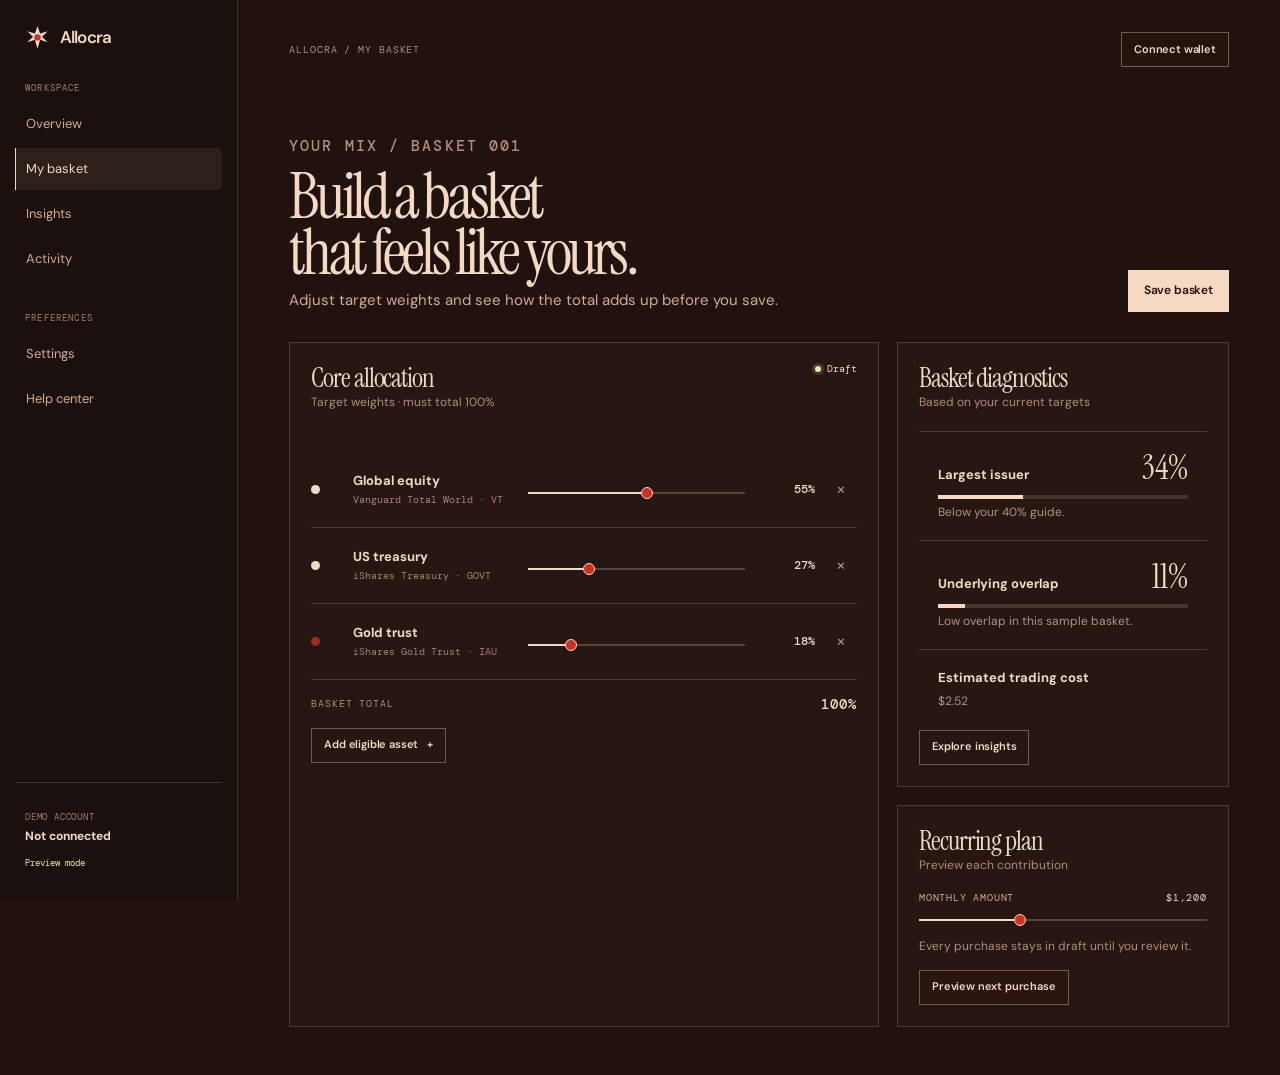
<file: basket.html>
<!doctype html>
<html lang="en"><head><meta charset="utf-8"><meta name="viewport" content="width=device-width, initial-scale=1"><meta name="theme-color" content="#20130f"><meta name="description" content="Create and adjust your Allocra tokenized ETF basket allocation."><title>My basket — Allocra</title><link rel="stylesheet" href="assets/site.css"><script src="assets/app.js" defer></script></head>
<body class="app-page"><div class="app-shell">
  <aside class="sidebar"><a class="wordmark" href="index.html" aria-label="Allocra home"><svg viewBox="0 0 32 32" aria-hidden="true"><path fill="currentColor" d="M16 1.5 19.3 11l9.7-3.1-7.2 7.1 7.2 7.1-9.7-3.1L16 30.5 12.7 19 3 22.1l7.2-7.1L3 7.9 12.7 11z"/><circle cx="16" cy="16" r="4.1" fill="#cf321c"/></svg><span>Allocra</span></a><p class="workspace-label">Workspace</p><nav class="side-nav" aria-label="Workspace navigation"><a href="dashboard.html" data-nav>Overview</a><a href="basket.html" data-nav>My basket</a><a href="insights.html" data-nav>Insights</a><a href="activity.html" data-nav>Activity</a></nav><p class="workspace-label">Preferences</p><nav class="side-nav" aria-label="Account navigation"><a href="settings.html" data-nav>Settings</a><a href="help.html" data-nav>Help center</a></nav><div class="sidebar-bottom"><div class="wallet-card"><small>Demo account</small><b data-wallet-label>Not connected</b><span data-wallet-status>Preview mode</span></div></div></aside>
  <main class="app-main"><header class="app-topbar"><div class="breadcrumb">Allocra / My basket</div><div class="topbar-actions"><button class="icon-button app-menu-toggle" type="button" aria-label="Open workspace menu" data-open-dialog="workspace-menu">☰</button><button class="button button--small" type="button" data-open-dialog="wallet-dialog"><span data-wallet-label>Connect wallet</span></button></div></header>
    <section class="page-heading"><div><p class="kicker">Your mix / Basket 001</p><h1>Build a basket<br>that feels like yours.</h1><p>Adjust target weights and see how the total adds up before you save.</p></div><button class="button button--light" type="button" data-save-basket>Save basket</button></section>
    <section class="editor-layout"><div class="panel"><div class="panel-pad"><div class="panel-header"><div><h2 data-basket-title>Core allocation</h2><p>Target weights · must total 100%</p></div><span class="status">Draft</span></div></div>
      <div class="allocation-editor" id="allocation-editor">
        <div class="allocation-row" data-asset-row><i class="asset-bullet"></i><div><b data-asset-name>Global equity</b><small>Vanguard Total World · VT</small></div><input data-allocation-input aria-label="Global equity target allocation" type="range" min="0" max="100" value="55" style="--fill:55%"><output data-allocation-editor-output>55%</output><button class="remove-asset" type="button" aria-label="Remove Global equity" disabled>×</button></div>
        <div class="allocation-row" data-asset-row><i class="asset-bullet"></i><div><b data-asset-name>US treasury</b><small>iShares Treasury · GOVT</small></div><input data-allocation-input aria-label="US treasury target allocation" type="range" min="0" max="100" value="27" style="--fill:27%"><output data-allocation-editor-output>27%</output><button class="remove-asset" type="button" aria-label="Remove US treasury" disabled>×</button></div>
        <div class="allocation-row" data-asset-row><i class="asset-bullet"></i><div><b data-asset-name>Gold trust</b><small>iShares Gold Trust · IAU</small></div><input data-allocation-input aria-label="Gold trust target allocation" type="range" min="0" max="100" value="18" style="--fill:18%"><output data-allocation-editor-output>18%</output><button class="remove-asset" type="button" aria-label="Remove Gold trust" disabled>×</button></div>
        <div class="allocation-total"><span>Basket total</span><strong data-allocation-total>100%</strong></div>
      </div>
      <div class="panel-pad" style="padding-top:0"><button class="button button--small button--ghost" type="button" data-add-asset>Add eligible asset <span aria-hidden="true">+</span></button><span class="sr-only" role="status" data-asset-status></span></div>
    </div>
    <aside><div class="panel panel-pad"><div class="panel-header"><div><h2>Basket diagnostics</h2><p>Based on your current targets</p></div></div><div class="diagnostic-card"><div class="score"><h3>Largest issuer</h3><b>34%</b></div><div class="progress"><i style="--progress:34%"></i></div><p>Below your 40% guide.</p></div><div class="diagnostic-card"><div class="score"><h3>Underlying overlap</h3><b data-overlap-output>11%</b></div><div class="progress"><i style="--progress:11%"></i></div><p>Low overlap in this sample basket.</p></div><div class="diagnostic-card"><h3>Estimated trading cost</h3><p data-cost-output>$2.52 on a $1,200 monthly purchase.</p></div><a class="button button--small button--ghost" href="insights.html">Explore insights</a></div>
      <div class="panel panel-pad section-spacer"><div class="panel-header"><div><h2>Recurring plan</h2><p>Preview each contribution</p></div></div><div class="range-heading"><label for="basket-monthly">Monthly amount</label><output data-monthly-output for="basket-monthly">$1,200</output></div><input id="basket-monthly" data-monthly-input type="range" min="250" max="3000" step="50" value="1200" style="--fill:34.5%"><p style="font-size:12px;color:#b68b76;margin:0">Every purchase stays in draft until you review it.</p><button class="button button--small" style="margin-top:14px" type="button" data-open-dialog="plan-dialog">Preview next purchase</button></div></aside></section>
  </main>
</div>
<template id="asset-row-template"><div class="allocation-row" data-asset-row><i class="asset-bullet"></i><div><b data-asset-name>Emerging markets</b><small>iShares Core MSCI · IEMG</small></div><input data-allocation-input aria-label="Emerging markets target allocation" type="range" min="0" max="100" value="0" style="--fill:0%"><output data-allocation-editor-output>0%</output><button class="remove-asset" type="button" aria-label="Remove Emerging markets">×</button></div></template>
<dialog id="plan-dialog"><div class="dialog-content"><p class="eyebrow">Purchase plan / preview</p><h2>Review this month’s allocation.</h2><p data-preview-copy>A $1,200 monthly draft split across three individually held ETFs.</p><div class="dialog-metrics"><div><span>Contribution</span><b data-monthly-output>$1,200</b></div><div><span>Estimated costs</span><b data-cost-output>$2.52</b></div><div><span>Market window</span><b>Check at order</b></div></div><p>Quotes and market status require refresh when placing an order. Saving this preview only records a local planning event.</p><form method="dialog" class="dialog-actions"><button class="button button--ghost" value="close">Close</button><button class="button" value="save" data-confirm-plan>Save preview</button></form></div></dialog>
<dialog id="wallet-dialog"><div class="dialog-content"><p class="eyebrow">Wallet access</p><h2>Connect to view your positions.</h2><p>This prototype uses a demo state only. No wallet provider is contacted and no address is requested.</p><div class="dialog-actions"><button class="button button--ghost" type="button" data-close-dialog>Cancel</button><button class="button" type="button" data-connect-wallet>Use demo wallet</button></div></div></dialog>
<dialog id="workspace-menu"><div class="dialog-content"><p class="eyebrow">Workspace</p><h2>Move around Allocra.</h2><div class="dialog-actions" style="justify-content:flex-start;flex-wrap:wrap"><a class="button" href="dashboard.html">Overview</a><a class="button" href="insights.html">Insights</a><a class="button" href="activity.html">Activity</a><a class="button" href="settings.html">Settings</a></div><form method="dialog" class="dialog-actions"><button class="button button--ghost">Close</button></form></div></dialog>
</body></html>
</file>
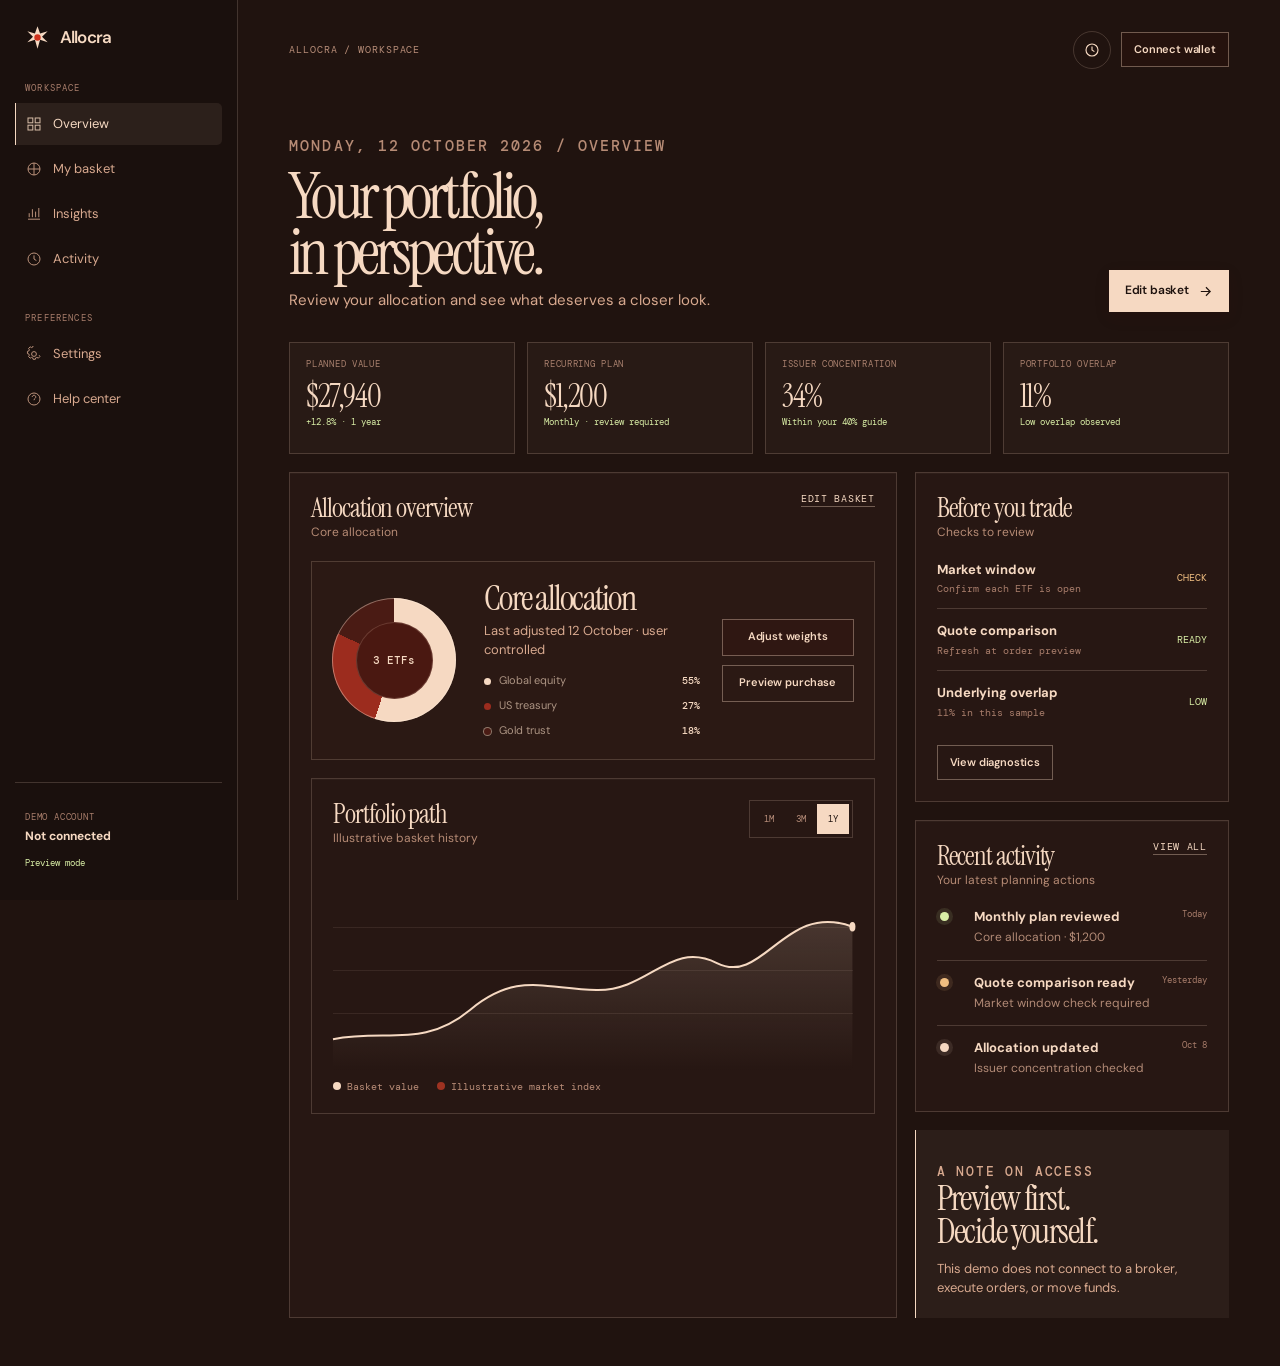
<file: dashboard.html>
<!doctype html>
<html lang="en"><head><meta charset="utf-8"><meta name="viewport" content="width=device-width, initial-scale=1"><meta name="theme-color" content="#20130f"><meta name="description" content="Allocra portfolio workspace with allocation overview, market context, recurring plans, and activity."><title>Workspace — Allocra</title><link rel="stylesheet" href="assets/site.css"><script src="assets/app.js" defer></script></head>
<body class="app-page">
  <div class="app-shell">
    <aside class="sidebar"><a class="wordmark" href="index.html" aria-label="Allocra home"><svg viewBox="0 0 32 32" aria-hidden="true"><path fill="currentColor" d="M16 1.5 19.3 11l9.7-3.1-7.2 7.1 7.2 7.1-9.7-3.1L16 30.5 12.7 19 3 22.1l7.2-7.1L3 7.9 12.7 11z"/><circle cx="16" cy="16" r="4.1" fill="#cf321c"/></svg><span>Allocra</span></a><p class="workspace-label">Workspace</p><nav class="side-nav" aria-label="Workspace navigation"><a href="dashboard.html" data-nav><svg viewBox="0 0 20 20" fill="none" stroke="currentColor" stroke-width="1.25" aria-hidden="true"><rect x="2.5" y="2.5" width="6" height="6"/><rect x="11.5" y="2.5" width="6" height="6"/><rect x="2.5" y="11.5" width="6" height="6"/><rect x="11.5" y="11.5" width="6" height="6"/></svg>Overview</a><a href="basket.html" data-nav><svg viewBox="0 0 20 20" fill="none" stroke="currentColor" stroke-width="1.25" aria-hidden="true"><circle cx="10" cy="10" r="7.5"/><path d="M10 2.5v15M2.5 10h15"/></svg>My basket</a><a href="insights.html" data-nav><svg viewBox="0 0 20 20" fill="none" stroke="currentColor" stroke-width="1.25" aria-hidden="true"><path d="M2.5 16.5h15M4 14V9m4 5V4m4 10V7m4 7V2.5"/></svg>Insights</a><a href="activity.html" data-nav><svg viewBox="0 0 20 20" fill="none" stroke="currentColor" stroke-width="1.25" aria-hidden="true"><circle cx="10" cy="10" r="7.5"/><path d="M10 5.5V10l3 2"/></svg>Activity</a></nav><p class="workspace-label">Preferences</p><nav class="side-nav" aria-label="Account navigation"><a href="settings.html" data-nav><svg viewBox="0 0 20 20" fill="none" stroke="currentColor" stroke-width="1.25" aria-hidden="true"><circle cx="10" cy="10" r="3"/><path d="m16.4 11.5 1 1.7-2 2-1.7-1a6.8 6.8 0 0 1-1.5.6l-.5 1.8h-2.8l-.5-1.8a6.8 6.8 0 0 1-1.5-.6l-1.7 1-2-2 1-1.7A6.8 6.8 0 0 1 3.6 10l-1.8-.5V6.7l1.8-.5c.1-.5.3-1 .6-1.5l-1-1.7 2-2 1.7 1a6.8 6.8 0 0 1 1.5-.6L8.9-.4"/></svg>Settings</a><a href="help.html" data-nav><svg viewBox="0 0 20 20" fill="none" stroke="currentColor" stroke-width="1.25" aria-hidden="true"><circle cx="10" cy="10" r="7.5"/><path d="M7.8 7.5a2.2 2.2 0 1 1 3.7 1.6c-.9.8-1.5 1.1-1.5 2.4M10 14.2v.1"/></svg>Help center</a></nav><div class="sidebar-bottom"><div class="wallet-card"><small>Demo account</small><b data-wallet-label>Not connected</b><span data-wallet-status>Preview mode</span></div></div></aside>
    <main class="app-main">
      <header class="app-topbar"><div class="breadcrumb">Allocra / Workspace</div><div class="topbar-actions"><button class="icon-button app-menu-toggle" type="button" aria-label="Open workspace menu" data-open-dialog="workspace-menu"><svg viewBox="0 0 20 20" fill="none" stroke="currentColor" stroke-width="1.4" aria-hidden="true"><path d="M3 5h14M3 10h14M3 15h14"/></svg></button><a class="icon-button" href="activity.html" aria-label="View activity"><svg viewBox="0 0 20 20" fill="none" stroke="currentColor" stroke-width="1.4" aria-hidden="true"><circle cx="10" cy="10" r="7.5"/><path d="M10 5.5V10l3 2"/></svg></a><button class="button button--small" type="button" data-open-dialog="wallet-dialog"><span data-wallet-label>Connect wallet</span></button></div></header>
      <section class="page-heading"><div><p class="kicker">Monday, 12 October 2026 / Overview</p><h1>Your portfolio,<br>in perspective.</h1><p>Review your allocation and see what deserves a closer look.</p></div><a class="button button--light" href="basket.html">Edit basket <svg viewBox="0 0 16 16" fill="none" stroke="currentColor" stroke-width="1.25" aria-hidden="true"><path d="M3 8h9M8.5 3.5 13 8l-4.5 4.5"/></svg></a></section>
      <section class="metrics-grid" aria-label="Portfolio summary"><article class="metric"><span>Planned value</span><b data-portfolio-value>$27,940</b><small data-portfolio-change>+12.8% · 1 year</small></article><article class="metric"><span>Recurring plan</span><b data-monthly-output>$1,200</b><small>Monthly · review required</small></article><article class="metric"><span>Issuer concentration</span><b>34%</b><small>Within your 40% guide</small></article><article class="metric"><span>Portfolio overlap</span><b data-overlap-output>11%</b><small>Low overlap observed</small></article></section>
      <section class="dashboard-grid"><div class="panel panel-pad"><div class="panel-header"><div><h2>Allocation overview</h2><p data-basket-title>Core allocation · 3 assets</p></div><a class="text-button" href="basket.html">Edit basket</a></div><div class="basket-overview"><div class="allocation-ring" data-allocation-ring><b>3 ETFs</b></div><div><h2 data-basket-title>Core allocation</h2><p>Last adjusted 12 October · user controlled</p><div class="allocation-list" style="margin-top:14px"><div><i></i><span data-asset-name>Global equity</span><b data-allocation-output>55%</b></div><div><i></i><span data-asset-name>US treasury</span><b data-allocation-output>27%</b></div><div><i></i><span data-asset-name>Gold trust</span><b data-allocation-output>18%</b></div></div></div><div class="basket-actions"><a class="button button--small" href="basket.html">Adjust weights</a><button class="button button--small button--ghost" type="button" data-open-dialog="plan-dialog">Preview purchase</button></div></div><div class="panel panel-pad section-spacer chart-panel"><div class="panel-header"><div><h2>Portfolio path</h2><p>Illustrative basket history</p></div><div class="segmented" aria-label="Chart range"><button type="button" data-period="1m" aria-pressed="false">1M</button><button type="button" data-period="3m" aria-pressed="false">3M</button><button type="button" data-period="1y" aria-pressed="true">1Y</button></div></div><div class="chart-canvas"><svg viewBox="0 0 690 175" preserveAspectRatio="none" role="img" aria-label="Illustrative portfolio value trend"><defs><linearGradient id="chartfill" x1="0" x2="0" y1="0" y2="1"><stop offset="0" stop-color="#f6d9c2" stop-opacity=".16"/><stop offset="1" stop-color="#f6d9c2" stop-opacity="0"/></linearGradient></defs><path d="M0,147 C70,138 120,155 182,122 S280,104 350,105 S448,62 510,82 S600,29 690,51 L690,175 L0,175Z" fill="url(#chartfill)"/><path data-chart-line d="M0,147 C70,138 120,155 182,122 S280,104 350,105 S448,62 510,82 S600,29 690,51" fill="none" stroke="#f6d9c2" stroke-width="2" vector-effect="non-scaling-stroke"/><circle cx="690" cy="51" r="4" fill="#f6d9c2"/></svg></div><div class="chart-legend"><span>Basket value</span><span>Illustrative market index</span></div></div></div>
        <aside><div class="panel panel-pad"><div class="panel-header"><div><h2>Before you trade</h2><p>Checks to review</p></div></div><ul class="watch-list"><li><div><b>Market window</b><small>Confirm each ETF is open</small></div><span class="warning">CHECK</span></li><li><div><b>Quote comparison</b><small>Refresh at order preview</small></div><span>READY</span></li><li><div><b>Underlying overlap</b><small>11% in this sample</small></div><span>LOW</span></li></ul><a class="button button--small button--ghost" href="insights.html" style="margin-top:13px">View diagnostics</a></div><div class="panel panel-pad section-spacer"><div class="panel-header"><div><h2>Recent activity</h2><p>Your latest planning actions</p></div><a class="text-button" href="activity.html">View all</a></div><ul class="activity-list"><li><i class="activity-dot plan"></i><div><b>Monthly plan reviewed</b><p>Core allocation · $1,200</p></div><time>Today</time></li><li><i class="activity-dot quote"></i><div><b>Quote comparison ready</b><p>Market window check required</p></div><time>Yesterday</time></li><li><i class="activity-dot"></i><div><b>Allocation updated</b><p>Issuer concentration checked</p></div><time>Oct 8</time></li></ul></div><div class="insight-callout section-spacer"><p class="kicker">A note on access</p><h2>Preview first.<br>Decide yourself.</h2><p>This demo does not connect to a broker, execute orders, or move funds.</p></div></aside></section>
    </main>
  </div>
  <dialog id="wallet-dialog"><div class="dialog-content"><p class="eyebrow">Wallet access</p><h2>Connect to view your positions.</h2><p>This prototype uses a demo state only. No wallet provider is contacted and no address is requested.</p><div class="dialog-metrics"><div><span>Mode</span><b>Local demo</b></div><div><span>Funds</span><b>Never accessed</b></div><div><span>Orders</span><b>Not executed</b></div></div><div class="dialog-actions"><button class="button button--ghost" type="button" data-close-dialog>Cancel</button><button class="button" type="button" data-connect-wallet>Use demo wallet</button></div></div></dialog>
  <dialog id="plan-dialog"><div class="dialog-content"><p class="eyebrow">Purchase plan / preview</p><h2>Review this month’s allocation.</h2><p data-preview-copy>A $1,200 monthly draft split across three individually held ETFs.</p><div class="dialog-metrics"><div><span>Contribution</span><b data-monthly-output>$1,200</b></div><div><span>Estimated costs</span><b data-cost-output>$2.52</b></div><div><span>Market window</span><b>Check at order</b></div></div><p>Quotes and market status require refresh when placing an order. Saving this preview only records a local planning event.</p><form method="dialog" class="dialog-actions"><button class="button button--ghost" value="close">Close</button><button class="button" value="save" data-confirm-plan>Save preview</button></form></div></dialog>
  <dialog id="workspace-menu"><div class="dialog-content"><p class="eyebrow">Workspace</p><h2>Move around Allocra.</h2><div class="dialog-actions" style="justify-content:flex-start;flex-wrap:wrap"><a class="button" href="basket.html">Basket</a><a class="button" href="insights.html">Insights</a><a class="button" href="activity.html">Activity</a><a class="button" href="settings.html">Settings</a></div><form method="dialog" class="dialog-actions"><button class="button button--ghost">Close</button></form></div></dialog>
</body></html>
</file>
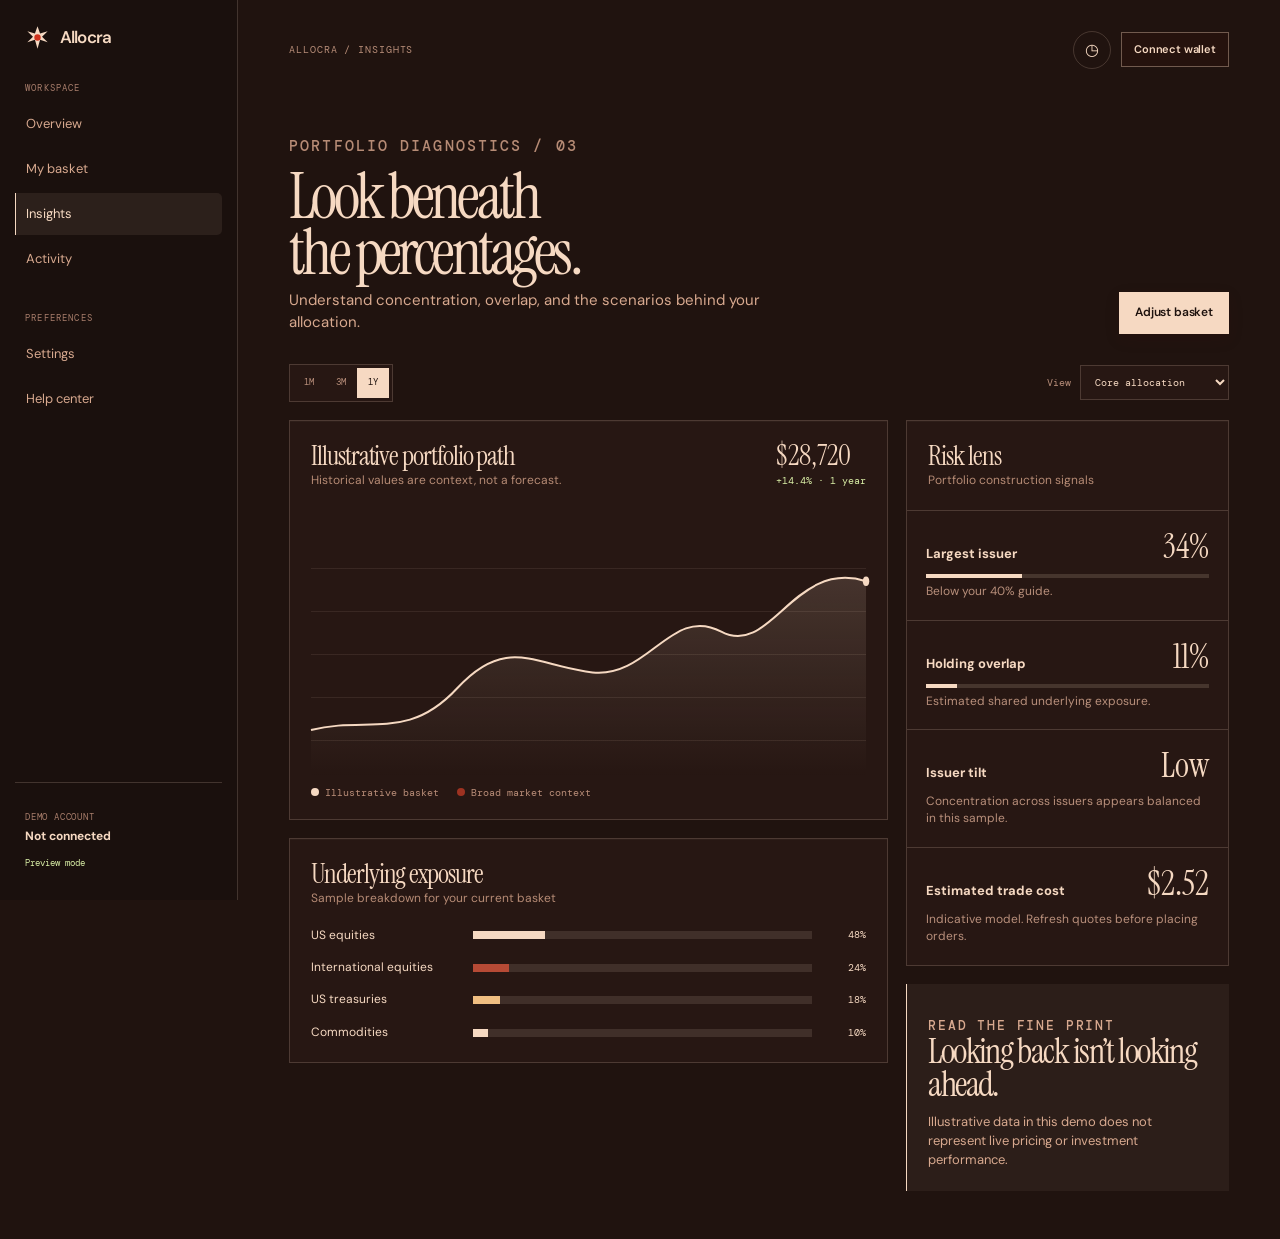
<file: insights.html>
<!doctype html>
<html lang="en"><head><meta charset="utf-8"><meta name="viewport" content="width=device-width, initial-scale=1"><meta name="theme-color" content="#20130f"><meta name="description" content="Explore Allocra portfolio concentration, overlapping holdings, and illustrative performance scenarios."><title>Insights — Allocra</title><link rel="stylesheet" href="assets/site.css"><script src="assets/app.js" defer></script></head>
<body class="app-page"><div class="app-shell">
  <aside class="sidebar"><a class="wordmark" href="index.html" aria-label="Allocra home"><svg viewBox="0 0 32 32" aria-hidden="true"><path fill="currentColor" d="M16 1.5 19.3 11l9.7-3.1-7.2 7.1 7.2 7.1-9.7-3.1L16 30.5 12.7 19 3 22.1l7.2-7.1L3 7.9 12.7 11z"/><circle cx="16" cy="16" r="4.1" fill="#cf321c"/></svg><span>Allocra</span></a><p class="workspace-label">Workspace</p><nav class="side-nav" aria-label="Workspace navigation"><a href="dashboard.html" data-nav>Overview</a><a href="basket.html" data-nav>My basket</a><a href="insights.html" data-nav>Insights</a><a href="activity.html" data-nav>Activity</a></nav><p class="workspace-label">Preferences</p><nav class="side-nav" aria-label="Account navigation"><a href="settings.html" data-nav>Settings</a><a href="help.html" data-nav>Help center</a></nav><div class="sidebar-bottom"><div class="wallet-card"><small>Demo account</small><b data-wallet-label>Not connected</b><span data-wallet-status>Preview mode</span></div></div></aside>
  <main class="app-main"><header class="app-topbar"><div class="breadcrumb">Allocra / Insights</div><div class="topbar-actions"><a class="icon-button" href="activity.html" aria-label="View activity">◷</a><button class="button button--small" type="button" data-open-dialog="wallet-dialog"><span data-wallet-label>Connect wallet</span></button></div></header><section class="page-heading"><div><p class="kicker">Portfolio diagnostics / 03</p><h1>Look beneath<br>the percentages.</h1><p>Understand concentration, overlap, and the scenarios behind your allocation.</p></div><a class="button button--light" href="basket.html">Adjust basket</a></section>
    <div class="filter-row"><div class="segmented" aria-label="Performance period"><button type="button" data-period="1m" aria-pressed="false">1M</button><button type="button" data-period="3m" aria-pressed="false">3M</button><button type="button" data-period="1y" aria-pressed="true">1Y</button></div><label class="filter-control">View<select aria-label="Insight scope"><option>Core allocation</option><option>All assets</option></select></label></div>
    <section class="insight-grid"><div><article class="panel panel-pad chart-panel"><div class="panel-header"><div><h2>Illustrative portfolio path</h2><p>Historical values are context, not a forecast.</p></div><div><b data-portfolio-value style="font:400 28px/1 var(--serif)">$28,720</b><p data-portfolio-change style="color:var(--positive);font:10px/1 var(--mono);margin-top:5px">+14.4% · 1 year</p></div></div><div class="chart-canvas" style="height:270px"><svg viewBox="0 0 690 225" preserveAspectRatio="none" role="img" aria-label="Illustrative value curve for the selected period"><defs><linearGradient id="insightfill" x1="0" x2="0" y1="0" y2="1"><stop stop-color="#f6d9c2" stop-opacity=".15"/><stop offset="1" stop-color="#f6d9c2" stop-opacity="0"/></linearGradient></defs><path d="M0,185 C70,173 120,195 182,150 S280,132 350,137 S448,81 510,103 S600,42 690,61 L690,225 L0,225Z" fill="url(#insightfill)"/><path data-chart-line d="M0,185 C70,173 120,195 182,150 S280,132 350,137 S448,81 510,103 S600,42 690,61" fill="none" stroke="#f6d9c2" stroke-width="2" vector-effect="non-scaling-stroke"/><circle cx="690" cy="61" r="4" fill="#f6d9c2"/></svg></div><div class="chart-legend"><span>Illustrative basket</span><span>Broad market context</span></div></article>
      <article class="panel panel-pad section-spacer"><div class="panel-header"><div><h2>Underlying exposure</h2><p>Sample breakdown for your current basket</p></div></div><div class="exposure-bars"><div><span>US equities</span><div class="bar"><i style="--width:48%"></i></div><b>48%</b></div><div><span>International equities</span><div class="bar red"><i style="--width:24%"></i></div><b>24%</b></div><div><span>US treasuries</span><div class="bar gold"><i style="--width:18%"></i></div><b>18%</b></div><div><span>Commodities</span><div class="bar"><i style="--width:10%"></i></div><b>10%</b></div></div></article></div>
      <aside><div class="panel"><div class="panel-header panel-pad" style="margin-bottom:0"><div><h2>Risk lens</h2><p>Portfolio construction signals</p></div></div><div class="diagnostic-card"><div class="score"><h3>Largest issuer</h3><b>34%</b></div><div class="progress"><i style="--progress:34%"></i></div><p>Below your 40% guide.</p></div><div class="diagnostic-card"><div class="score"><h3>Holding overlap</h3><b data-overlap-output>11%</b></div><div class="progress"><i style="--progress:11%"></i></div><p>Estimated shared underlying exposure.</p></div><div class="diagnostic-card"><div class="score"><h3>Issuer tilt</h3><b data-issuer-output>Low</b></div><p>Concentration across issuers appears balanced in this sample.</p></div><div class="diagnostic-card"><div class="score"><h3>Estimated trade cost</h3><b data-cost-output>$2.52</b></div><p>Indicative model. Refresh quotes before placing orders.</p></div></div><div class="insight-callout section-spacer"><p class="kicker">Read the fine print</p><h2>Looking back isn’t looking ahead.</h2><p>Illustrative data in this demo does not represent live pricing or investment performance.</p></div></aside></section>
  </main>
</div><dialog id="wallet-dialog"><div class="dialog-content"><p class="eyebrow">Wallet access</p><h2>Connect to view your positions.</h2><p>This prototype uses a demo state only. No wallet provider is contacted and no address is requested.</p><div class="dialog-actions"><button class="button button--ghost" data-close-dialog>Cancel</button><button class="button" data-connect-wallet>Use demo wallet</button></div></div></dialog></body></html>
</file>
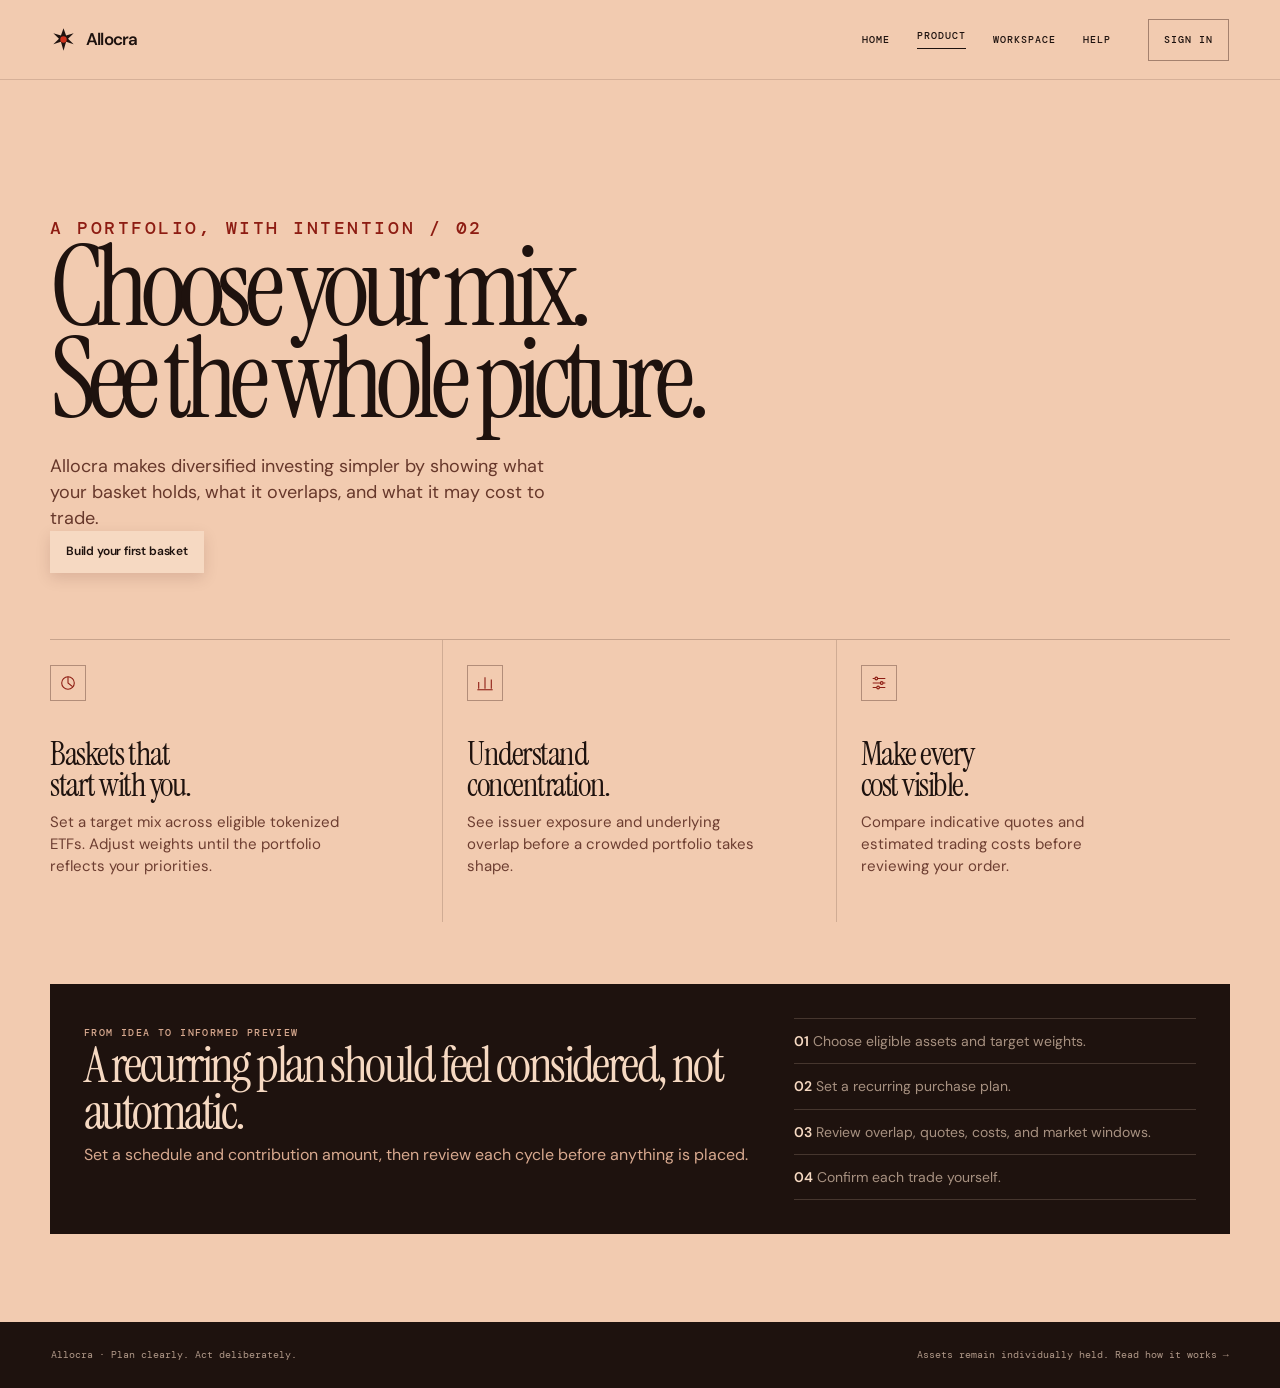
<file: product.html>
<!doctype html>
<html lang="en"><head><meta charset="utf-8"><meta name="viewport" content="width=device-width, initial-scale=1"><meta name="theme-color" content="#f2cbb0"><meta name="description" content="See how Allocra brings allocation planning, diagnostics, quotes, and recurring purchases into one clear workflow."><title>Product — Allocra</title><link rel="stylesheet" href="assets/site.css"><script src="assets/app.js" defer></script></head>
<body class="feature-page">
  <header class="public-header"><a class="wordmark" href="index.html" aria-label="Allocra home"><svg viewBox="0 0 32 32" aria-hidden="true"><path fill="currentColor" d="M16 1.5 19.3 11l9.7-3.1-7.2 7.1 7.2 7.1-9.7-3.1L16 30.5 12.7 19 3 22.1l7.2-7.1L3 7.9 12.7 11z"/><circle cx="16" cy="16" r="4.1" fill="#cf321c"/></svg><span>Allocra</span></a><nav class="public-nav" aria-label="Primary navigation"><a href="index.html" data-nav>Home</a><a href="product.html" data-nav>Product</a><a href="dashboard.html" data-nav>Workspace</a><a href="help.html" data-nav>Help</a><a class="top-action" href="signin.html">Sign in</a></nav><button class="mobile-nav-toggle" id="mobile-public-toggle" type="button" aria-expanded="false" aria-controls="mobile-public-nav" aria-label="Open navigation"><svg viewBox="0 0 24 24" fill="none" stroke="currentColor" stroke-width="1.5" aria-hidden="true"><path d="M3 7.5h18M3 16.5h18"/></svg></button><nav class="mobile-public-nav" id="mobile-public-nav" aria-label="Primary navigation" inert><a href="index.html" data-nav>Home</a><a href="product.html" data-nav>Product</a><a href="dashboard.html" data-nav>Workspace</a><a href="help.html" data-nav>Help</a><a href="signin.html">Sign in</a></nav></header>
  <main class="content-wrap">
    <section class="feature-intro"><p class="kicker">A portfolio, with intention / 02</p><h1>Choose your mix.<br>See the whole picture.</h1><p>Allocra makes diversified investing simpler by showing what your basket holds, what it overlaps, and what it may cost to trade.</p><a class="button button--light" href="basket.html">Build your first basket</a></section>
    <section class="feature-grid" aria-label="Allocra features">
      <article class="feature-item"><span class="feature-icon"><svg viewBox="0 0 20 20" fill="none" stroke="currentColor" stroke-width="1.2" aria-hidden="true"><circle cx="10" cy="10" r="7"/><path d="M10 3v7l5 4"/></svg></span><h2>Baskets that<br>start with you.</h2><p>Set a target mix across eligible tokenized ETFs. Adjust weights until the portfolio reflects your priorities.</p></article>
      <article class="feature-item"><span class="feature-icon"><svg viewBox="0 0 20 20" fill="none" stroke="currentColor" stroke-width="1.2" aria-hidden="true"><path d="M3 16.5V9m7 7.5V3.5m7 13V6"/><path d="M1.5 17.5h17"/></svg></span><h2>Understand<br>concentration.</h2><p>See issuer exposure and underlying overlap before a crowded portfolio takes shape.</p></article>
      <article class="feature-item"><span class="feature-icon"><svg viewBox="0 0 20 20" fill="none" stroke="currentColor" stroke-width="1.2" aria-hidden="true"><path d="M3 5h14M3 10h14M3 15h14"/><circle cx="7" cy="5" r="1.5" fill="#f2cbb0"/><circle cx="13" cy="10" r="1.5" fill="#f2cbb0"/><circle cx="9" cy="15" r="1.5" fill="#f2cbb0"/></svg></span><h2>Make every<br>cost visible.</h2><p>Compare indicative quotes and estimated trading costs before reviewing your order.</p></article>
    </section>
    <section class="feature-pull"><div><p class="kicker">From idea to informed preview</p><h2>A recurring plan should feel considered, not automatic.</h2><p>Set a schedule and contribution amount, then review each cycle before anything is placed.</p></div><ul><li><b>01</b> Choose eligible assets and target weights.</li><li><b>02</b> Set a recurring purchase plan.</li><li><b>03</b> Review overlap, quotes, costs, and market windows.</li><li><b>04</b> Confirm each trade yourself.</li></ul></section>
  </main>
  <footer class="public-footer"><span>Allocra · Plan clearly. Act deliberately.</span><span>Assets remain individually held. <a href="help.html">Read how it works →</a></span></footer>
</body></html>
</file>
<file: assets/site.css>
@import url('https://fonts.googleapis.com/css2?family=DM+Mono:wght@400;500&family=DM+Sans:opsz,wght@9..40,400;9..40,500;9..40,600&family=Instrument+Serif:ital@0;1&display=swap');

:root {
  color-scheme: dark;
  --red: #cf321c;
  --red-deep: #8d1c12;
  --ink: #1e120e;
  --ink-2: #38221a;
  --ink-3: #583227;
  --paper: #f6d9c2;
  --paper-dim: #d8a98f;
  --paper-faint: rgba(246, 217, 194, .64);
  --line: rgba(246, 217, 194, .18);
  --line-strong: rgba(246, 217, 194, .36);
  --surface: #271713;
  --surface-raised: #321e19;
  --positive: #d9eea6;
  --warning: #f0be81;
  --danger: #ef8e77;
  --sans: 'DM Sans', Arial, sans-serif;
  --serif: 'Instrument Serif', Georgia, serif;
  --mono: 'DM Mono', monospace;
  --radius: 16px;
  --radius-sm: 10px;
  --shadow: 0 20px 56px rgba(52, 8, 3, .2);
  --ease: cubic-bezier(.22, 1, .36, 1);
}

* { box-sizing: border-box; }
html { background: var(--ink); }
body { margin: 0; min-width: 320px; color: var(--paper); background: var(--ink); font-family: var(--sans); line-height: 1.45; }
button, input, select { font: inherit; }
button { cursor: pointer; }
a { color: inherit; text-decoration: none; }
button:focus-visible, a:focus-visible, input:focus-visible, select:focus-visible, summary:focus-visible { outline: 2px solid var(--paper); outline-offset: 3px; }
::selection { color: var(--ink); background: var(--paper); }
.sr-only { position: absolute; width: 1px; height: 1px; padding: 0; overflow: hidden; clip: rect(0,0,0,0); white-space: nowrap; border: 0; }

@media (prefers-reduced-motion: no-preference) {
  @view-transition { navigation: auto; }
  ::view-transition-old(root) { animation: page-out 220ms ease-in both; }
  ::view-transition-new(root) { animation: page-in 360ms var(--ease) both; }
}
@keyframes page-out { to { opacity: 0; transform: translateY(-8px); } }
@keyframes page-in { from { opacity: 0; transform: translateY(10px); } }

/* Shared public site */
.public-page { min-height: 100svh; overflow: hidden; background: var(--red); position: relative; isolation: isolate; }
.public-page::before { content: ''; position: fixed; inset: 0; z-index: -2; opacity: .32; pointer-events: none; background-image: url("data:image/svg+xml,%3Csvg viewBox='0 0 180 180' xmlns='http://www.w3.org/2000/svg'%3E%3Cfilter id='n'%3E%3CfeTurbulence type='fractalNoise' baseFrequency='.8' numOctaves='4' stitchTiles='stitch'/%3E%3C/filter%3E%3Crect width='100%25' height='100%25' filter='url(%23n)' opacity='.52'/%3E%3C/svg%3E"); mix-blend-mode: multiply; }
.public-page::after { content: ''; position: fixed; inset: 0; z-index: -1; pointer-events: none; background: radial-gradient(ellipse at 64% 44%, transparent 5%, rgba(93, 10, 4, .12) 62%, rgba(72, 5, 2, .3) 100%); }
.public-header { height: 80px; padding: 20px clamp(20px, 4vw, 58px); display: flex; align-items: center; justify-content: space-between; position: relative; z-index: 5; }
.wordmark { display: inline-flex; align-items: center; gap: 10px; color: var(--paper); font-size: 17px; font-weight: 600; letter-spacing: -.05em; }
.wordmark svg { width: 25px; height: 25px; }
.public-nav { display: flex; align-items: center; gap: 27px; }
.public-nav a { color: rgba(246,217,194,.74); font: 500 10px/1 var(--mono); letter-spacing: .1em; text-transform: uppercase; transition: color 160ms ease; }
.public-nav a:hover, .public-nav a[aria-current='page'] { color: var(--paper); }
.public-nav a[aria-current='page']::after { content: ''; display: block; height: 1px; margin-top: 7px; background: currentColor; }
.public-header .top-action { margin-left: 10px; }
.top-action, .button { min-height: 42px; display: inline-flex; align-items: center; justify-content: center; gap: 9px; padding: 0 15px; border: 1px solid var(--line-strong); border-radius: 0; color: var(--paper); background: rgba(77, 10, 5, .12); font-size: 12px; font-weight: 600; letter-spacing: -.015em; transition: transform 180ms var(--ease), background 180ms ease, border-color 180ms ease; }
.top-action:hover, .button:hover { transform: translateY(-2px); background: rgba(246,217,194,.11); border-color: rgba(246,217,194,.7); }
.button--light { color: var(--ink); border-color: var(--paper); background: var(--paper); box-shadow: 0 5px 15px rgba(63, 7, 2, .13); }
.button--light:hover { color: var(--ink); background: #fff0e4; }
.button--small { min-height: 35px; padding-inline: 12px; font-size: 11px; }
.button--ghost { background: transparent; }
.button--danger { color: #ffd9cf; border-color: rgba(239,142,119,.5); }
.button svg { width: 15px; height: 15px; }
.mobile-nav-toggle { display: none; width: 42px; height: 42px; border: 1px solid var(--line-strong); background: rgba(73,8,4,.16); color: var(--paper); }
.mobile-public-nav { display: none; }

.home-hero { min-height: calc(100svh - 80px); position: relative; max-width: 1480px; margin: 0 auto; padding: 7vh clamp(20px, 4vw, 58px) 6vh; }
.hero-copy { position: relative; z-index: 2; max-width: 610px; padding-top: clamp(30px, 11vh, 125px); }
.kicker { margin: 0 0 18px; color: rgba(246,217,194,.8); font: 500 10px/1.45 var(--mono); letter-spacing: .14em; text-transform: uppercase; }
.hero-copy h1 { margin: 0; font: 400 clamp(61px, 8vw, 128px)/.82 var(--serif); letter-spacing: -.065em; }
.hero-copy h1 span { display: block; color: rgba(246,217,194,.75); padding-left: .16em; }
.hero-copy .lede { max-width: 455px; margin: 28px 0 0; color: rgba(255,233,217,.87); font-size: clamp(15px, 1.4vw, 19px); line-height: 1.45; letter-spacing: -.02em; }
.hero-actions { display: flex; flex-wrap: wrap; gap: 15px; align-items: center; margin-top: 31px; }
.hero-note { display: flex; align-items: center; gap: 8px; margin-top: 18px; color: rgba(246,217,194,.72); font: 10px/1.3 var(--mono); }
.hero-note svg { width: 13px; flex: none; }
.hero-line { position: absolute; left: clamp(20px, 4vw, 58px); top: 28px; width: min(250px, 28vw); color: rgba(246,217,194,.65); display: flex; align-items: center; gap: 8px; font: 9px/1 var(--mono); letter-spacing: .28em; }
.hero-line::after { content: ''; height: 1px; flex: 1; background: currentColor; }
.hero-figure { position: absolute; z-index: 0; width: min(48vw, 690px); right: max(14px, calc((100vw - 1480px)/2)); bottom: -7vh; aspect-ratio: .84; pointer-events: none; }
.hero-figure { background: url('allocra-character.png') center bottom / auto 100% no-repeat; }
.hero-figure > svg { display: none; }
.halo { width: 88%; aspect-ratio: 1; position: absolute; right: 2%; top: 3%; border: 1px solid rgba(246,217,194,.3); border-radius: 50%; }
.halo::after { content: ''; position: absolute; inset: 15% -12%; border: 1px solid rgba(246,217,194,.12); border-radius: 50%; }
.hero-figure svg { position: absolute; inset: 5% 0 0; width: 100%; height: 100%; filter: drop-shadow(0 30px 25px rgba(77,6,1,.2)); }
.hero-figure .architectural-line { position: absolute; right: -2%; bottom: 14%; width: 36%; height: 31%; border-right: 1px solid rgba(246,217,194,.25); border-top: 1px solid rgba(246,217,194,.25); transform: skewY(-18deg); }
.gold-mark { position: absolute; left: clamp(20px, 4vw, 58px); bottom: 31%; width: 70px; height: 70px; transform: rotate(-11deg); opacity: .85; }
.gold-mark span { position: absolute; left: 28px; top: 4px; width: 16px; height: 60px; border-radius: 3px 8px 5px 2px; transform-origin: 8px 31px; background: linear-gradient(90deg, #d7a665, #4b2814 50%, #ecc88a); box-shadow: inset 1px 0 rgba(255,235,196,.5); }
.gold-mark span:nth-child(2) { transform: rotate(72deg); }.gold-mark span:nth-child(3) { transform: rotate(144deg); }.gold-mark span:nth-child(4) { transform: rotate(216deg); }.gold-mark span:nth-child(5) { transform: rotate(288deg); }
.hero-card { position: absolute; z-index: 3; width: clamp(286px, 26vw, 378px); right: max(30px, calc((100vw - 1480px)/2 + 16px)); bottom: clamp(30px, 7vh, 76px); border: 1px solid var(--line-strong); padding: 19px; background: rgba(58,19,13,.78); box-shadow: var(--shadow), inset 0 1px 0 rgba(255,235,221,.08); backdrop-filter: blur(16px); -webkit-backdrop-filter: blur(16px); }
.card-topline { display: flex; align-items: flex-start; justify-content: space-between; gap: 16px; }
.eyebrow { margin: 0; color: var(--paper-dim); font: 10px/1.35 var(--mono); letter-spacing: .1em; text-transform: uppercase; }
.status { display: inline-flex; align-items: center; gap: 6px; color: var(--paper); font: 10px/1 var(--mono); white-space: nowrap; }
.status::before { content: ''; width: 6px; height: 6px; border-radius: 50%; background: var(--positive); box-shadow: 0 0 0 3px rgba(217,238,166,.15); }
.card-title { margin: 7px 0 17px; font: 400 27px/1 var(--serif); letter-spacing: -.05em; }
.allocation-summary { display: grid; grid-template-columns: 96px 1fr; align-items: center; gap: 17px; }
.allocation-ring { --one: 55%; --two: 27%; width: 95px; aspect-ratio: 1; display: grid; place-items: center; position: relative; border-radius: 50%; background: conic-gradient(var(--paper) 0 var(--one), #9c2c1e var(--one) calc(var(--one) + var(--two)), #4a1b14 calc(var(--one) + var(--two)) 100%); box-shadow: inset 0 0 0 1px rgba(255,237,220,.4); }
.allocation-ring::after { content: ''; width: 62%; aspect-ratio: 1; border-radius: 50%; background: #4a1811; box-shadow: inset 0 0 0 1px var(--line); }
.allocation-ring b { z-index: 1; position: absolute; font: 500 11px/1 var(--mono); }
.allocation-list { display: grid; gap: 9px; }
.allocation-list div { display: grid; grid-template-columns: 8px 1fr auto; gap: 7px; align-items: center; font-size: 11px; }
.allocation-list i { width: 7px; height: 7px; display: block; border-radius: 50%; background: var(--paper); }.allocation-list div:nth-child(2) i { background: #9c2c1e; }.allocation-list div:nth-child(3) i { background: #4a1b14; box-shadow: 0 0 0 1px rgba(246,217,194,.5); }
.allocation-list span { color: var(--paper-faint); }.allocation-list b { font: 500 10px/1 var(--mono); }
.range-block { margin-top: 19px; padding-top: 14px; border-top: 1px solid var(--line); }
.range-heading { display: flex; justify-content: space-between; gap: 12px; color: var(--paper-dim); font: 10px/1 var(--mono); text-transform: uppercase; letter-spacing: .08em; }
.range-heading output { color: var(--paper); }
input[type='range'] { appearance: none; width: 100%; height: 23px; margin: 6px 0 -1px; cursor: pointer; background: transparent; }
input[type='range']::-webkit-slider-runnable-track { height: 2px; background: linear-gradient(90deg, var(--paper) 0 var(--fill, 36%), rgba(246,217,194,.23) var(--fill, 36%) 100%); }
input[type='range']::-moz-range-track { height: 2px; background: linear-gradient(90deg, var(--paper) 0 var(--fill, 36%), rgba(246,217,194,.23) var(--fill, 36%) 100%); }
input[type='range']::-webkit-slider-thumb { appearance: none; width: 12px; height: 12px; margin-top: -5px; border: 1px solid var(--paper); border-radius: 50%; background: var(--red); }
input[type='range']::-moz-range-thumb { width: 11px; height: 11px; border: 1px solid var(--paper); border-radius: 50%; background: var(--red); }
.mini-metrics { display: grid; grid-template-columns: repeat(3, 1fr); gap: 7px; margin-top: 13px; }.mini-metrics div { border-top: 1px solid var(--line); padding-top: 8px; }.mini-metrics span { display: block; color: var(--paper-dim); font: 8px/1.25 var(--mono); letter-spacing: .04em; text-transform: uppercase; }.mini-metrics b { display: block; margin-top: 4px; font: 500 11px/1 var(--mono); }
.preset-set { display: flex; gap: 7px; margin-top: 17px; }.preset-set button { flex: 1; min-height: 33px; padding: 4px; border: 1px solid var(--line-strong); color: var(--paper-faint); background: transparent; font: 9px/1 var(--mono); }.preset-set button[aria-pressed='true'], .preset-set button:hover { color: var(--ink); background: var(--paper); border-color: var(--paper); }
.home-meta { position: absolute; z-index: 2; left: clamp(20px, 4vw, 58px); right: clamp(20px, 4vw, 58px); bottom: 19px; display: flex; justify-content: space-between; color: rgba(246,217,194,.55); font: 9px/1 var(--mono); letter-spacing: .1em; text-transform: uppercase; }

.feature-page { background: #f2cbb0; color: var(--ink); min-height: 100svh; }
.feature-page .public-header { color: var(--ink); border-bottom: 1px solid rgba(46,18,12,.14); }.feature-page .wordmark, .feature-page .public-nav a { color: var(--ink); }.feature-page .top-action { color: var(--ink); border-color: rgba(46,18,12,.4); background: transparent; }.feature-page .mobile-nav-toggle { color: var(--ink); border-color: rgba(46,18,12,.35); }
.content-wrap { width: min(1180px, calc(100% - 40px)); margin: 0 auto; }
.feature-intro { padding: clamp(75px, 12vh, 150px) 0 66px; max-width: 810px; }.feature-intro .kicker { color: var(--red-deep); }.feature-intro h1 { margin: 0; font: 400 clamp(58px, 8.8vw, 125px)/.82 var(--serif); letter-spacing: -.07em; }.feature-intro p { max-width: 520px; margin: 27px 0 0; color: #67382b; font-size: 18px; }
.feature-grid { display: grid; grid-template-columns: repeat(3, 1fr); border-top: 1px solid rgba(46,18,12,.22); }.feature-item { min-height: 282px; padding: 25px 24px 32px 0; border-right: 1px solid rgba(46,18,12,.17); }.feature-item + .feature-item { padding-left: 24px; }.feature-item:last-child { border-right: 0; }.feature-icon { width: 36px; height: 36px; display: grid; place-items: center; margin-bottom: 37px; border: 1px solid rgba(46,18,12,.33); color: var(--red-deep); }.feature-icon svg { width: 18px; }.feature-item h2 { margin: 0; font: 400 33px/.94 var(--serif); letter-spacing: -.045em; }.feature-item p { margin: 12px 0 0; color: #6d3e31; max-width: 29ch; font-size: 15px; }
.feature-pull { margin: 62px 0 88px; padding: 34px; color: var(--paper); background: var(--ink); display: grid; grid-template-columns: 1.25fr .75fr; gap: 40px; }.feature-pull h2 { max-width: 700px; margin: 0; font: 400 clamp(39px, 4vw, 62px)/.92 var(--serif); letter-spacing: -.05em; }.feature-pull p { margin: 8px 0 0; color: var(--paper-dim); }.feature-pull ul { list-style: none; padding: 0; margin: 0; border-top: 1px solid var(--line); }.feature-pull li { padding: 12px 0; border-bottom: 1px solid var(--line); color: var(--paper-faint); font-size: 14px; }.feature-pull li b { color: var(--paper); font-weight: 600; }
.public-footer { padding: 26px clamp(20px, 4vw, 58px); display: flex; justify-content: space-between; gap: 16px; color: rgba(246,217,194,.68); background: var(--ink); font: 10px/1.4 var(--mono); }.public-footer a:hover { color: var(--paper); }

/* Application shell */
.app-page { background: #20130f; min-height: 100svh; }
.app-shell { min-height: 100svh; display: grid; grid-template-columns: 238px 1fr; }
.sidebar { position: sticky; top: 0; height: 100svh; display: flex; flex-direction: column; padding: 25px 15px 16px; border-right: 1px solid var(--line); background: #1a100d; }
.sidebar .wordmark { padding: 0 10px; }.workspace-label { margin: 34px 10px 10px; color: #a87d6b; font: 9px/1 var(--mono); letter-spacing: .13em; text-transform: uppercase; }
.side-nav { display: grid; gap: 3px; }.side-nav a { min-height: 42px; display: flex; align-items: center; gap: 11px; padding: 0 10px; color: var(--paper-dim); border-left: 1px solid transparent; font-size: 13px; border-radius: 0 5px 5px 0; transition: color 160ms ease, background 160ms ease; }.side-nav a svg { width: 16px; height: 16px; opacity: .85; }.side-nav a:hover { color: var(--paper); background: rgba(246,217,194,.06); }.side-nav a[aria-current='page'] { color: var(--paper); border-left-color: var(--paper); background: rgba(246,217,194,.08); }.side-nav .nav-count { margin-left: auto; color: #ad7865; font: 9px/1 var(--mono); }
.sidebar-bottom { margin-top: auto; padding-top: 18px; border-top: 1px solid var(--line); }.wallet-card { padding: 12px 10px; }.wallet-card small { color: #a87d6b; display: block; font: 9px/1 var(--mono); text-transform: uppercase; letter-spacing: .09em; }.wallet-card b { display: block; margin: 6px 0 3px; font-size: 12px; }.wallet-card span { color: var(--positive); font: 9px/1 var(--mono); }
.app-main { min-width: 0; padding: 28px clamp(24px, 4vw, 58px) 48px; }.app-topbar { min-height: 43px; display: flex; align-items: center; justify-content: space-between; gap: 16px; }.breadcrumb { color: #b78d78; font: 10px/1 var(--mono); letter-spacing: .09em; text-transform: uppercase; }.topbar-actions { display: flex; align-items: center; gap: 10px; }.icon-button { width: 38px; height: 38px; display: grid; place-items: center; padding: 0; color: var(--paper); border: 1px solid var(--line); border-radius: 50%; background: transparent; }.icon-button svg { width: 16px; }.app-menu-toggle { display: none; }
.page-heading { display: flex; align-items: flex-end; justify-content: space-between; gap: 22px; margin: 56px 0 30px; }.page-heading .kicker { margin-bottom: 11px; color: #b68b75; }.page-heading h1 { margin: 0; font: 400 clamp(43px, 5vw, 68px)/.88 var(--serif); letter-spacing: -.06em; }.page-heading p { max-width: 490px; margin: 9px 0 0; color: var(--paper-dim); font-size: 15px; }.page-heading .button { flex: none; }
.dashboard-grid { display: grid; grid-template-columns: minmax(0, 1.45fr) minmax(280px, .75fr); gap: 18px; }.dashboard-grid > *, .metrics-grid > * { min-width: 0; }
.panel { border: 1px solid var(--line); background: var(--surface); box-shadow: inset 0 1px 0 rgba(255,235,219,.03); }.panel-pad { padding: 21px; }.panel-header { display: flex; align-items: flex-start; justify-content: space-between; gap: 14px; margin-bottom: 19px; }.panel-header h2 { margin: 0; font: 400 27px/1 var(--serif); letter-spacing: -.04em; }.panel-header p { margin: 3px 0 0; color: #b68b75; font-size: 12px; }.text-button { padding: 0 0 2px; border: 0; color: var(--paper); border-bottom: 1px solid var(--line-strong); background: transparent; font: 10px/1 var(--mono); text-transform: uppercase; letter-spacing: .07em; }.text-button:hover { border-color: var(--paper); }
.metrics-grid { display: grid; grid-template-columns: repeat(4, 1fr); gap: 12px; margin-bottom: 18px; }.metric { min-height: 112px; padding: 16px; border: 1px solid var(--line); background: rgba(246,217,194,.035); }.metric span { display: block; color: #a9806e; font: 9px/1.2 var(--mono); letter-spacing: .08em; text-transform: uppercase; }.metric b { display: block; margin-top: 12px; font: 400 32px/.9 var(--serif); letter-spacing: -.045em; }.metric small { display: block; margin-top: 6px; color: var(--positive); font: 9px/1.2 var(--mono); }.metric small.warning { color: var(--warning); }
.basket-overview { display: grid; grid-template-columns: 130px 1fr auto; gap: 22px; align-items: center; padding: 20px; border: 1px solid var(--line); background: #2b1914; }.basket-overview .allocation-ring { width: 124px; }.basket-overview h2 { margin: 0; font: 400 35px/.92 var(--serif); letter-spacing: -.05em; }.basket-overview p { margin: 8px 0 0; color: var(--paper-dim); font-size: 13px; }.basket-actions { display: grid; gap: 9px; min-width: 132px; }.basket-actions .button { min-height: 37px; font-size: 11px; }
.chart-panel { overflow: hidden; }.chart-canvas { height: 205px; padding: 0 0 12px; position: relative; }.chart-canvas::before { content: ''; position: absolute; inset: 18px 0 26px; background: repeating-linear-gradient(to bottom, transparent 0 42px, rgba(246,217,194,.09) 42px 43px); }.chart-canvas svg { position: absolute; inset: 0; width: 100%; height: 100%; overflow: visible; }.chart-legend { display: flex; gap: 18px; margin-top: 10px; color: #b98d78; font: 10px/1 var(--mono); }.chart-legend span::before { content: ''; display: inline-block; width: 8px; height: 8px; margin-right: 6px; border-radius: 50%; background: var(--paper); }.chart-legend span:last-child::before { background: #9e3221; }
.watch-list { list-style: none; padding: 0; margin: 0; }.watch-list li { display: grid; grid-template-columns: 1fr auto; gap: 16px; padding: 13px 0; border-top: 1px solid var(--line); }.watch-list li:first-child { padding-top: 0; border-top: 0; }.watch-list b { display: block; font-size: 13px; }.watch-list small { display: block; margin-top: 3px; color: #a87d6b; font: 10px/1.3 var(--mono); }.watch-list span { align-self: center; color: var(--positive); font: 10px/1 var(--mono); }.watch-list span.warning { color: var(--warning); }
.activity-list { list-style: none; padding: 0; margin: 0; }.activity-list li { display: grid; grid-template-columns: 27px 1fr auto; align-items: start; gap: 10px; padding: 13px 0; border-top: 1px solid var(--line); }.activity-list li:first-child { border-top: 0; padding-top: 0; }.activity-dot { width: 9px; height: 9px; margin: 4px 0 0 3px; border-radius: 50%; background: var(--paper); box-shadow: 0 0 0 4px rgba(246,217,194,.1); }.activity-dot.plan { background: var(--positive); box-shadow: 0 0 0 4px rgba(217,238,166,.1); }.activity-dot.quote { background: var(--warning); box-shadow: 0 0 0 4px rgba(240,190,129,.11); }.activity-list b { display: block; font-size: 13px; }.activity-list p { margin: 2px 0 0; color: #b28a76; font-size: 12px; }.activity-list time { color: #a87d6b; font: 9px/1.5 var(--mono); white-space: nowrap; }
.section-spacer { margin-top: 18px; }

/* Basket editor and data tables */
.editor-layout { display: grid; grid-template-columns: minmax(0, 1.28fr) minmax(290px, .72fr); gap: 18px; }.editor-layout > * { min-width: 0; }.allocation-editor { padding: 0 21px; }.allocation-row { display: grid; grid-template-columns: 30px minmax(130px, 1.2fr) minmax(130px, 1.6fr) 58px 30px; align-items: center; gap: 12px; min-height: 76px; border-bottom: 1px solid var(--line); }.asset-bullet { width: 9px; height: 9px; border-radius: 50%; background: var(--paper); }.allocation-row:nth-child(3) .asset-bullet { background: #9c2c1e; }.allocation-row:nth-child(4) .asset-bullet { background: #4a1b14; box-shadow: 0 0 0 1px rgba(246,217,194,.5); }.allocation-row b { display: block; font-size: 13px; }.allocation-row small { display: block; color: #ab816e; font: 10px/1.25 var(--mono); margin-top: 3px; }.allocation-row output { color: var(--paper); text-align: right; font: 500 12px/1 var(--mono); }.remove-asset { width: 27px; height: 27px; padding: 0; border: 0; color: #bc8a77; background: transparent; font-size: 18px; }.remove-asset:hover { color: var(--danger); }
.allocation-total { display: flex; justify-content: space-between; align-items: center; padding: 17px 0; color: #b68b75; font: 10px/1 var(--mono); letter-spacing: .09em; text-transform: uppercase; }.allocation-total strong { color: var(--paper); font: 500 14px/1 var(--mono); }.allocation-total strong.invalid { color: var(--warning); }
.quote-table { width: 100%; border-collapse: collapse; font-size: 13px; }.quote-table th { padding: 0 0 10px; border-bottom: 1px solid var(--line); color: #a77d6a; text-align: left; font: 9px/1 var(--mono); letter-spacing: .08em; text-transform: uppercase; }.quote-table th:not(:first-child), .quote-table td:not(:first-child) { text-align: right; }.quote-table td { padding: 13px 0; border-bottom: 1px solid var(--line); }.quote-table td small { display: block; margin-top: 2px; color: #ac826f; font: 9px/1.25 var(--mono); }.quote-table .best { color: var(--positive); }
.diagnostic-card { padding: 19px; border-top: 1px solid var(--line); }.diagnostic-card:first-child { border-top: 0; }.diagnostic-card h3 { margin: 0; font-size: 13px; }.diagnostic-card p { margin: 5px 0 0; color: #b88f7b; font-size: 12px; }.score { display: flex; justify-content: space-between; align-items: baseline; margin-bottom: 10px; }.score b { color: var(--paper); font: 400 34px/1 var(--serif); }.progress { height: 4px; overflow: hidden; background: rgba(246,217,194,.15); }.progress i { display: block; height: 100%; width: var(--progress, 40%); background: var(--paper); transition: width 350ms var(--ease); }.progress.warning i { background: var(--warning); }

/* Insights */
.filter-row { display: flex; flex-wrap: wrap; justify-content: space-between; gap: 15px; margin-bottom: 18px; }.segmented { display: inline-flex; padding: 3px; border: 1px solid var(--line); background: var(--surface); }.segmented button { min-height: 30px; padding: 0 11px; border: 0; color: #b88e7a; background: transparent; font: 9px/1 var(--mono); }.segmented button[aria-pressed='true'] { color: var(--ink); background: var(--paper); }.filter-control { display: flex; align-items: center; gap: 9px; color: #b88e7a; font: 10px/1 var(--mono); }.filter-control select { min-height: 35px; padding: 0 27px 0 10px; border: 1px solid var(--line); border-radius: 0; color: var(--paper); background: var(--surface); }
.insight-grid { display: grid; grid-template-columns: minmax(0, 1.3fr) minmax(270px, .7fr); gap: 18px; }.exposure-bars { display: grid; gap: 15px; }.exposure-bars div { display: grid; grid-template-columns: 150px 1fr 42px; align-items: center; gap: 12px; }.exposure-bars span { font-size: 12px; }.exposure-bars b { text-align: right; font: 10px/1 var(--mono); }.bar { height: 8px; background: rgba(246,217,194,.12); }.bar i { display: block; width: var(--width); height: 100%; background: var(--paper); }.bar.red i { background: #b64a35; }.bar.gold i { background: var(--warning); }
.insight-callout { padding: 21px; border-left: 1px solid var(--paper); background: rgba(246,217,194,.055); }.insight-callout .kicker { color: var(--paper-dim); }.insight-callout h2 { margin: 0; font: 400 35px/.94 var(--serif); letter-spacing: -.045em; }.insight-callout p { margin: 12px 0 0; color: var(--paper-dim); font-size: 13px; }

/* Activity, settings, help, authentication */
.activity-filters { display: flex; gap: 8px; flex-wrap: wrap; margin-bottom: 17px; }.filter-chip { min-height: 32px; padding: 0 11px; border: 1px solid var(--line); color: var(--paper-dim); background: transparent; font: 9px/1 var(--mono); text-transform: uppercase; letter-spacing: .05em; }.filter-chip[aria-pressed='true'] { color: var(--ink); border-color: var(--paper); background: var(--paper); }.activity-history li[hidden] { display: none; }.activity-history li { grid-template-columns: 35px 1fr auto; padding: 17px 0; }.activity-history .event-type { color: #b58a75; font: 9px/1.5 var(--mono); text-transform: uppercase; }
.settings-layout { display: grid; grid-template-columns: minmax(0, 1fr) minmax(280px, .58fr); gap: 18px; }.settings-form { display: grid; gap: 0; }.form-section { padding: 21px; border-bottom: 1px solid var(--line); }.form-section:last-child { border-bottom: 0; }.form-section h2 { margin: 0; font: 400 28px/1 var(--serif); letter-spacing: -.04em; }.form-section > p { margin: 6px 0 20px; color: #b68b76; font-size: 13px; }.form-grid { display: grid; grid-template-columns: repeat(2, minmax(0, 1fr)); gap: 14px; }.field { display: grid; gap: 7px; }.field label { color: #c49a85; font: 10px/1 var(--mono); }.field input, .field select { min-height: 43px; width: 100%; padding: 0 11px; border: 1px solid var(--line-strong); border-radius: 0; color: var(--paper); background: rgba(246,217,194,.03); font-size: 14px; }.field input::placeholder { color: #936c5d; }.switch-row { display: flex; align-items: center; justify-content: space-between; gap: 16px; padding: 14px 0; border-top: 1px solid var(--line); }.switch-row:first-of-type { border-top: 0; }.switch-row b { display: block; font-size: 13px; }.switch-row p { margin: 2px 0 0; color: #ad816d; font-size: 12px; }.switch { appearance: none; position: relative; flex: none; width: 39px; height: 22px; margin: 0; border: 1px solid var(--line-strong); border-radius: 20px; background: #3d241c; cursor: pointer; }.switch::after { content: ''; position: absolute; width: 14px; height: 14px; left: 3px; top: 3px; border-radius: 50%; background: var(--paper-dim); transition: transform 180ms var(--ease), background 180ms ease; }.switch:checked { background: var(--paper); border-color: var(--paper); }.switch:checked::after { background: var(--ink); transform: translateX(17px); }
.support-card { padding: 21px; color: var(--ink); background: var(--paper); }.support-card h2 { margin: 0; font: 400 34px/.95 var(--serif); letter-spacing: -.05em; }.support-card p { color: #754231; font-size: 13px; }.support-card .button { color: var(--ink); border-color: rgba(46,18,12,.4); background: transparent; }
.help-page { min-height: 100svh; background: #f2cbb0; color: var(--ink); }.help-page .public-header { border-bottom: 1px solid rgba(46,18,12,.14); }.help-page .wordmark, .help-page .public-nav a { color: var(--ink); }.help-page .top-action, .help-page .mobile-nav-toggle { color: var(--ink); border-color: rgba(46,18,12,.38); background: transparent; }.help-hero { padding: clamp(67px, 11vh, 126px) 0 46px; max-width: 760px; }.help-hero h1 { margin: 0; font: 400 clamp(59px, 8vw, 108px)/.82 var(--serif); letter-spacing: -.07em; }.help-hero p { max-width: 525px; color: #6d3e30; font-size: 17px; }.help-grid { display: grid; grid-template-columns: .75fr 1.25fr; gap: 60px; padding-bottom: 86px; }.help-list { padding-top: 10px; }.help-list a { display: block; padding: 10px 0; border-bottom: 1px solid rgba(46,18,12,.16); color: #6c3d2f; font-size: 14px; }.help-faq details { border-top: 1px solid rgba(46,18,12,.2); padding: 0; }.help-faq summary { list-style: none; position: relative; padding: 17px 30px 17px 0; cursor: pointer; font: 400 29px/.96 var(--serif); letter-spacing: -.035em; }.help-faq summary::-webkit-details-marker { display: none; }.help-faq summary::after { content: '+'; position: absolute; right: 0; top: 16px; color: var(--red-deep); font: 24px/1 var(--sans); }.help-faq details[open] summary::after { content: '–'; }.help-faq details p { max-width: 560px; margin: 0 0 19px; color: #754332; font-size: 14px; }
.auth-page { min-height: 100svh; display: grid; place-items: center; padding: 24px; background: var(--red); position: relative; overflow: hidden; }.auth-page::before { content: ''; position: absolute; width: min(87vw, 760px); aspect-ratio: 1; right: -12%; top: -25%; border: 1px solid rgba(246,217,194,.35); border-radius: 50%; box-shadow: 0 0 0 15vw rgba(246,217,194,.035); }.auth-card { position: relative; width: min(100%, 430px); padding: 31px; border: 1px solid rgba(246,217,194,.5); background: rgba(61,17,11,.86); box-shadow: 0 26px 60px rgba(71,7,1,.24); }.auth-card .wordmark { margin-bottom: 56px; }.auth-card h1 { margin: 0; font: 400 49px/.88 var(--serif); letter-spacing: -.06em; }.auth-card > p { margin: 11px 0 26px; color: var(--paper-dim); font-size: 14px; }.auth-form { display: grid; gap: 15px; }.auth-form .button { width: 100%; margin-top: 7px; }.auth-footer { margin: 20px 0 0; color: var(--paper-dim); text-align: center; font-size: 12px; }.auth-footer a { color: var(--paper); border-bottom: 1px solid var(--line-strong); }

dialog { max-width: min(520px, calc(100vw - 40px)); padding: 0; color: var(--paper); border: 1px solid var(--line-strong); background: var(--surface-raised); box-shadow: var(--shadow); }.dialog-content { padding: 28px; }.dialog-content h2 { margin: 7px 0 0; font: 400 42px/.9 var(--serif); letter-spacing: -.055em; }.dialog-content p { color: var(--paper-dim); }.dialog-content .dialog-metrics { display: grid; grid-template-columns: repeat(3, 1fr); gap: 1px; margin: 22px 0; border: 1px solid var(--line); background: var(--line); }.dialog-metrics div { padding: 12px; background: var(--surface-raised); }.dialog-metrics span { display: block; color: #b78b76; font: 9px/1.3 var(--mono); text-transform: uppercase; }.dialog-metrics b { display: block; margin-top: 6px; font: 500 13px/1 var(--mono); }.dialog-actions { display: flex; justify-content: flex-end; gap: 9px; margin-top: 24px; }.dialog-actions .button { min-height: 38px; }.dialog-actions .button[type='submit'] { color: var(--ink); border-color: var(--paper); background: var(--paper); } dialog::backdrop { background: rgba(27,9,5,.72); backdrop-filter: blur(4px); }
.toast-region { position: fixed; right: 22px; bottom: 22px; z-index: 20; display: grid; gap: 8px; width: min(330px, calc(100vw - 44px)); }.toast { padding: 13px 15px; color: var(--paper); border: 1px solid var(--line-strong); background: #372019; box-shadow: 0 13px 28px rgba(31,6,2,.3); font-size: 12px; animation: toast-in 300ms var(--ease) both; }.toast.out { animation: toast-out 240ms ease both; }@keyframes toast-in { from { opacity: 0; transform: translateY(12px); } }@keyframes toast-out { to { opacity: 0; transform: translateY(8px); } }

@media (max-width: 920px) {
  .public-nav, .public-header .top-action { display: none; }.mobile-nav-toggle { display: grid; place-items: center; }.mobile-public-nav { position: absolute; z-index: 10; top: 70px; right: 20px; width: min(260px, calc(100vw - 40px)); padding: 8px; display: grid; opacity: 0; visibility: hidden; transform: translateY(-8px); border: 1px solid var(--line-strong); background: #482016; box-shadow: var(--shadow); transition: opacity 180ms ease, transform 180ms var(--ease), visibility 180ms; }.mobile-public-nav.is-open { opacity: 1; visibility: visible; transform: none; }.mobile-public-nav a { padding: 13px; color: var(--paper); font: 10px/1 var(--mono); letter-spacing: .1em; text-transform: uppercase; }.mobile-public-nav a:hover { background: rgba(246,217,194,.1); }
  .hero-figure { width: min(60vw, 560px); right: -35px; opacity: .75; }.hero-card { right: 25px; }.home-hero { padding-inline: 32px; }.hero-copy { max-width: 490px; }.gold-mark { left: 32px; }.home-meta { left: 32px; right: 32px; }
  .app-shell { grid-template-columns: 1fr; }.sidebar { display: none; }.app-menu-toggle { display: grid; }.app-main { padding: 24px 25px 42px; }.page-heading { margin-top: 40px; }.metrics-grid { grid-template-columns: repeat(2, 1fr); }.dashboard-grid, .editor-layout, .insight-grid, .settings-layout { grid-template-columns: 1fr; }.feature-grid { grid-template-columns: 1fr; }.feature-item, .feature-item + .feature-item { min-height: auto; padding: 25px 0; border-right: 0; border-bottom: 1px solid rgba(46,18,12,.17); }.feature-pull { grid-template-columns: 1fr; gap: 27px; }.help-grid { grid-template-columns: 1fr; gap: 26px; }
}
@media (max-width: 630px) {
  .public-header { height: 64px; padding: 13px 19px; }.wordmark { font-size: 15px; }.home-hero { min-height: calc(100svh - 64px); padding: 0 20px 30px; }.hero-line { display: none; }.hero-copy { padding-top: 54vh; }.hero-copy h1 { max-width: 365px; font-size: clamp(58px, 18vw, 78px); }.hero-copy .lede { margin-top: 19px; max-width: 335px; font-size: 14px; }.hero-actions { margin-top: 20px; }.hero-note { max-width: 285px; font-size: 8px; }.hero-figure { width: 410px; right: -65px; top: 30px; bottom: auto; opacity: .62; }.hero-card { width: 250px; right: 17px; top: 119px; bottom: auto; padding: 14px; transform: scale(.9); transform-origin: top right; }.card-title { font-size: 23px; }.allocation-summary { grid-template-columns: 78px 1fr; gap: 12px; }.allocation-ring { width: 77px; }.range-block { margin-top: 12px; }.preset-set { margin-top: 12px; }.home-meta { display: none; }.gold-mark { left: auto; right: 23px; top: 74px; bottom: auto; opacity: .45; transform: scale(.52) rotate(-11deg); }
  .content-wrap { width: min(100% - 38px, 1180px); }.feature-intro { padding-top: 72px; }.feature-intro h1 { font-size: clamp(55px, 16vw, 79px); }.feature-pull { margin: 42px 0 55px; padding: 25px; }.public-footer { flex-direction: column; padding: 20px; }.app-main { padding: 18px 17px 38px; }.app-topbar { min-height: 39px; }.page-heading { display: block; margin: 34px 0 24px; }.page-heading h1 { font-size: 48px; }.page-heading .button { margin-top: 17px; }.metrics-grid { grid-template-columns: 1fr 1fr; gap: 8px; }.metric { min-height: 101px; padding: 13px; }.metric b { font-size: 28px; }.basket-overview { grid-template-columns: 78px 1fr; gap: 15px; padding: 15px; }.basket-overview .allocation-ring { width: 75px; }.basket-overview h2 { font-size: 27px; }.basket-actions { grid-column: 1 / -1; grid-template-columns: 1fr 1fr; }.panel-pad { padding: 16px; }.allocation-editor { padding: 0 16px; }.allocation-row { grid-template-columns: 20px 1fr 48px 25px; gap: 8px; min-height: 91px; }.allocation-row input { grid-column: 2 / 4; grid-row: 2; }.allocation-row output { grid-column: 3; grid-row: 1; }.allocation-row .remove-asset { grid-column: 4; grid-row: 1; }.form-grid { grid-template-columns: 1fr; }.exposure-bars div { grid-template-columns: 100px 1fr 36px; gap: 8px; }.activity-history li { grid-template-columns: 28px 1fr; }.activity-history time { grid-column: 2; }.auth-card { padding: 24px; }.auth-card .wordmark { margin-bottom: 43px; }.dialog-content { padding: 22px; }.dialog-content h2 { font-size: 36px; }
}
@media (prefers-reduced-motion: reduce) { *, *::before, *::after { animation-duration: .01ms !important; animation-iteration-count: 1 !important; transition-duration: .01ms !important; scroll-behavior: auto !important; } }
</file>
